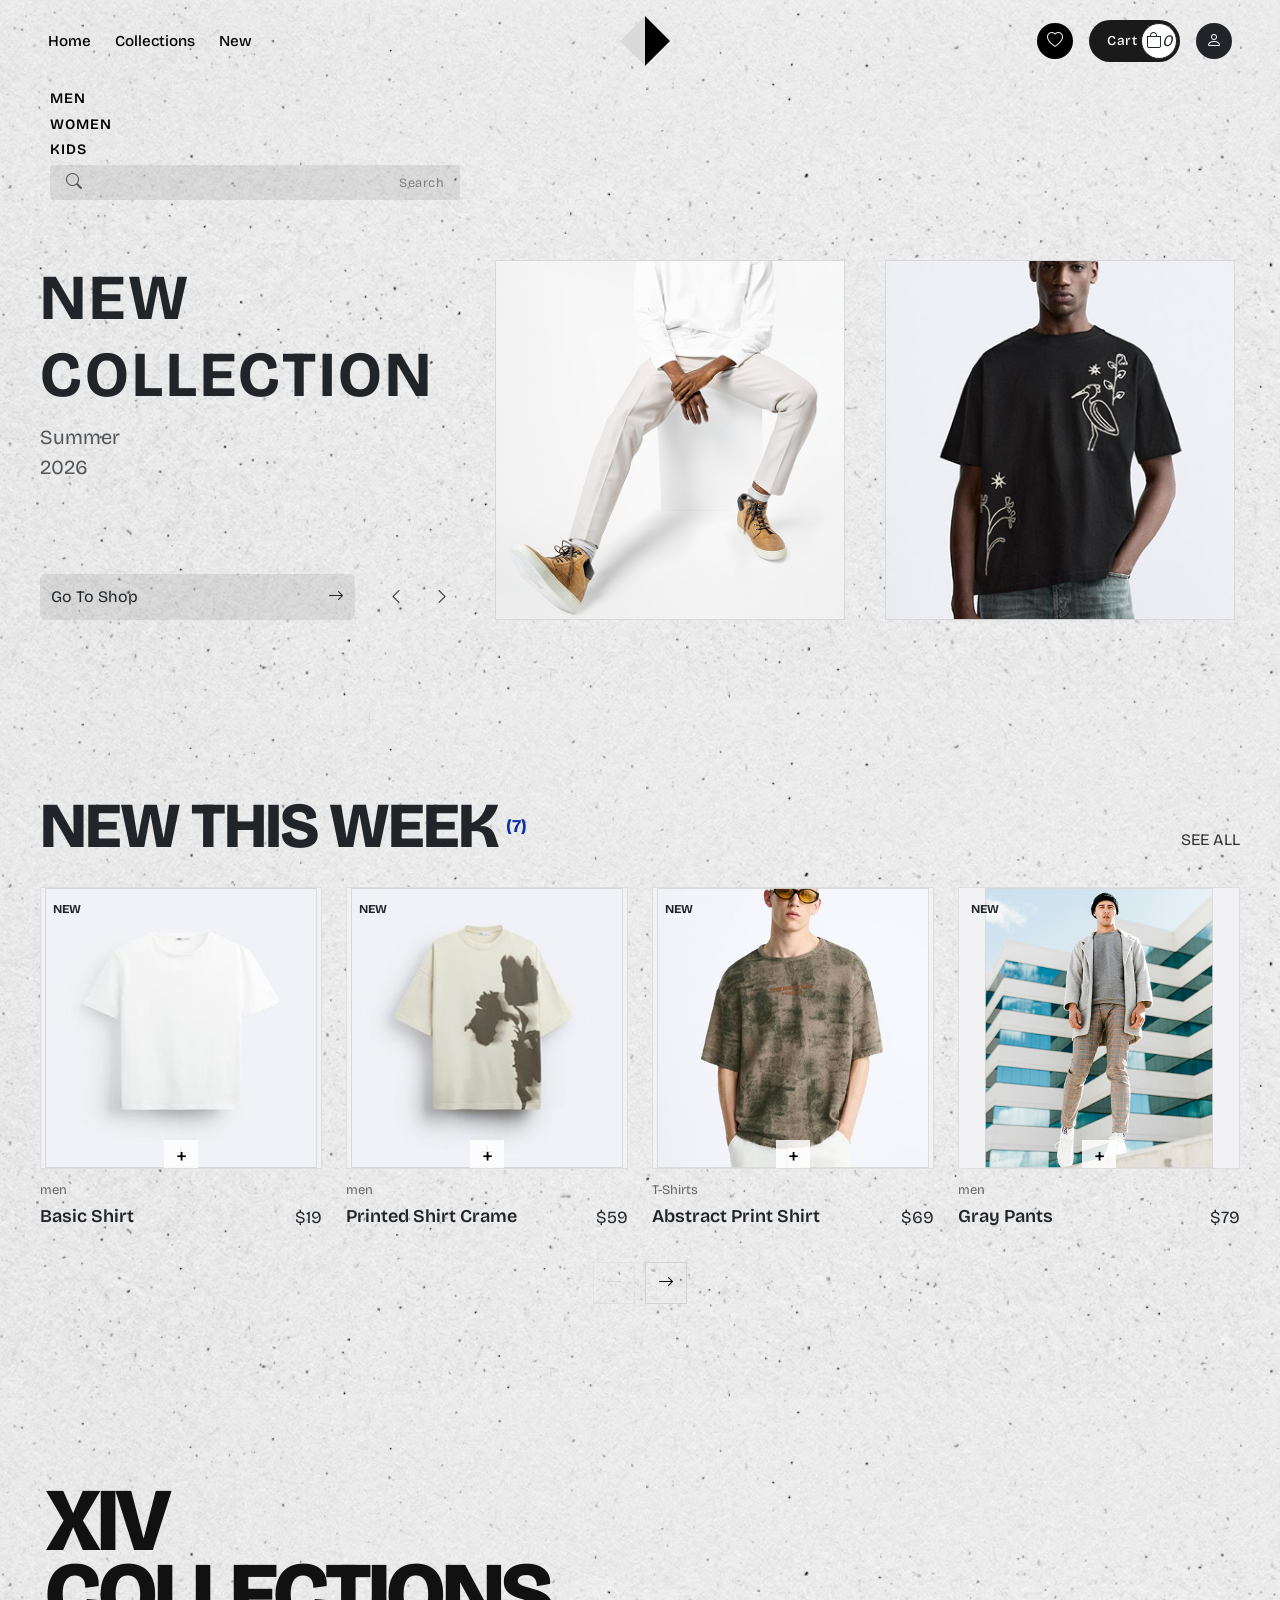
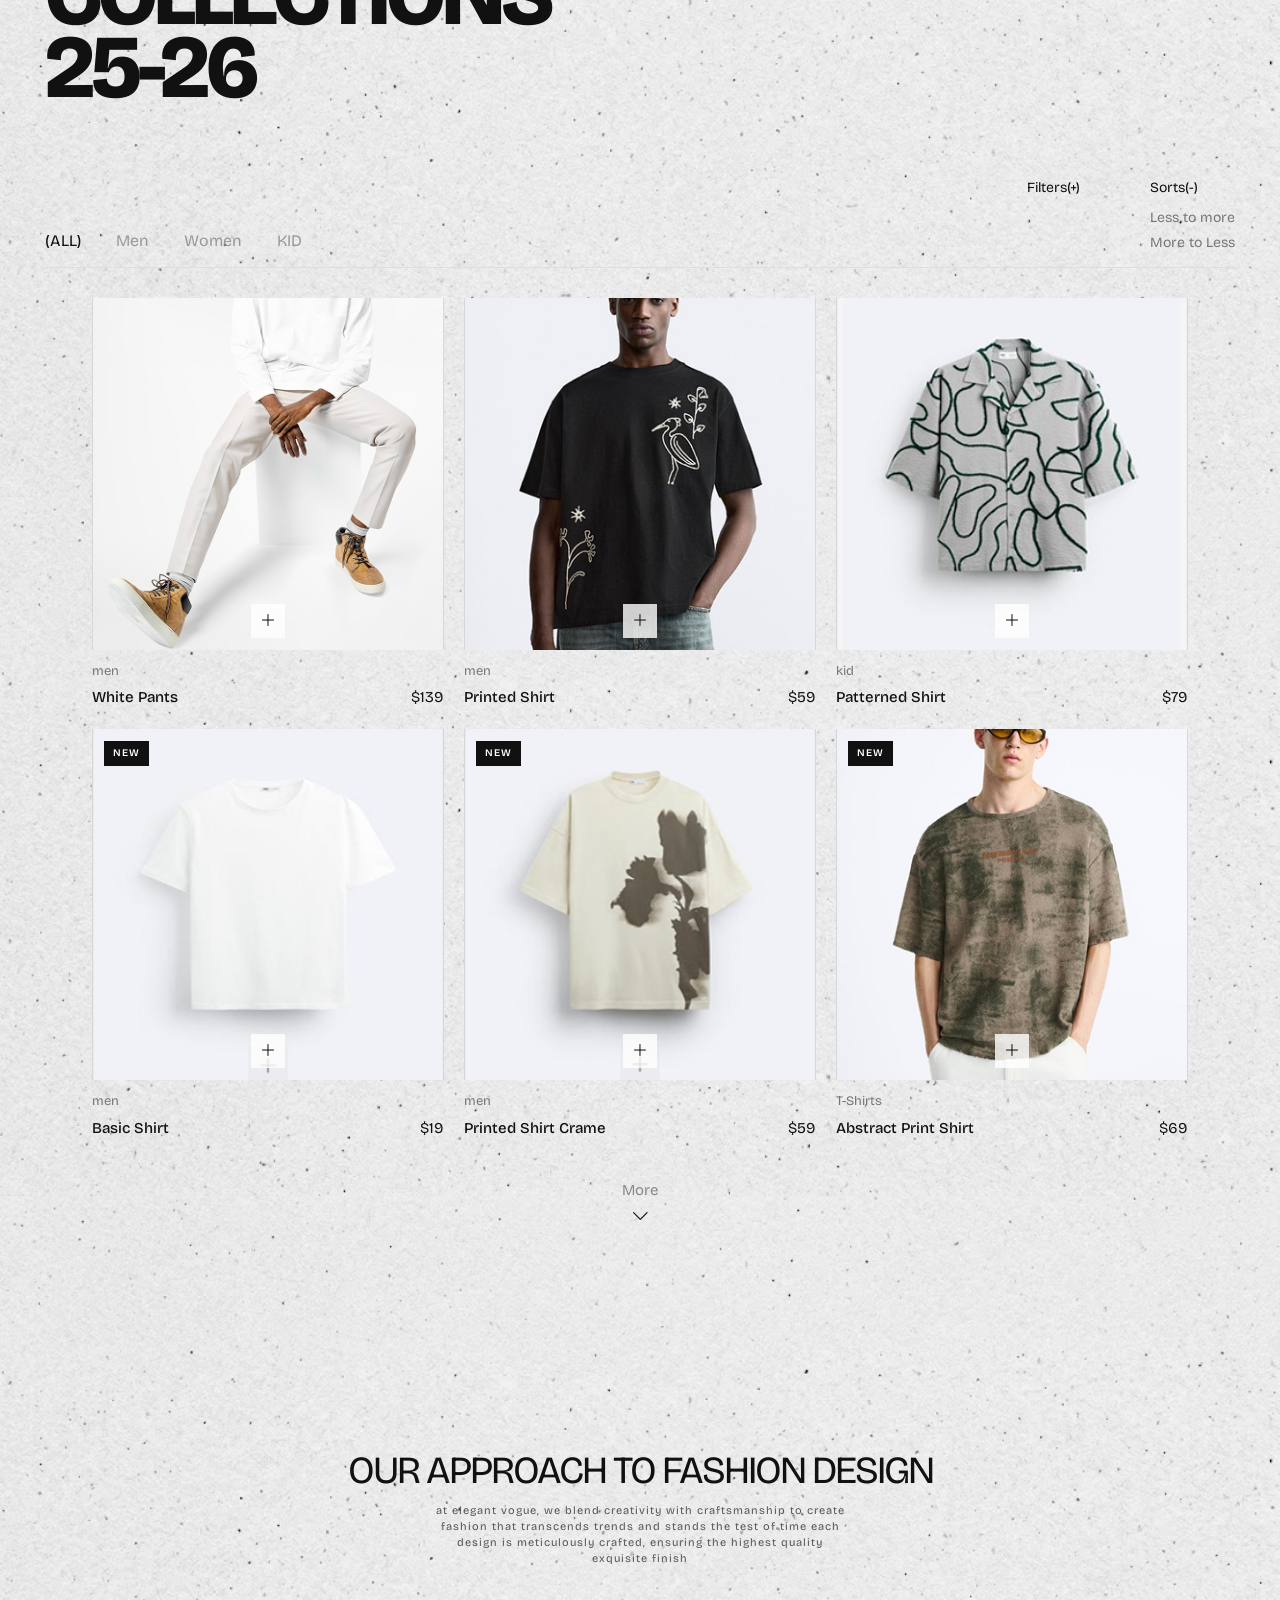
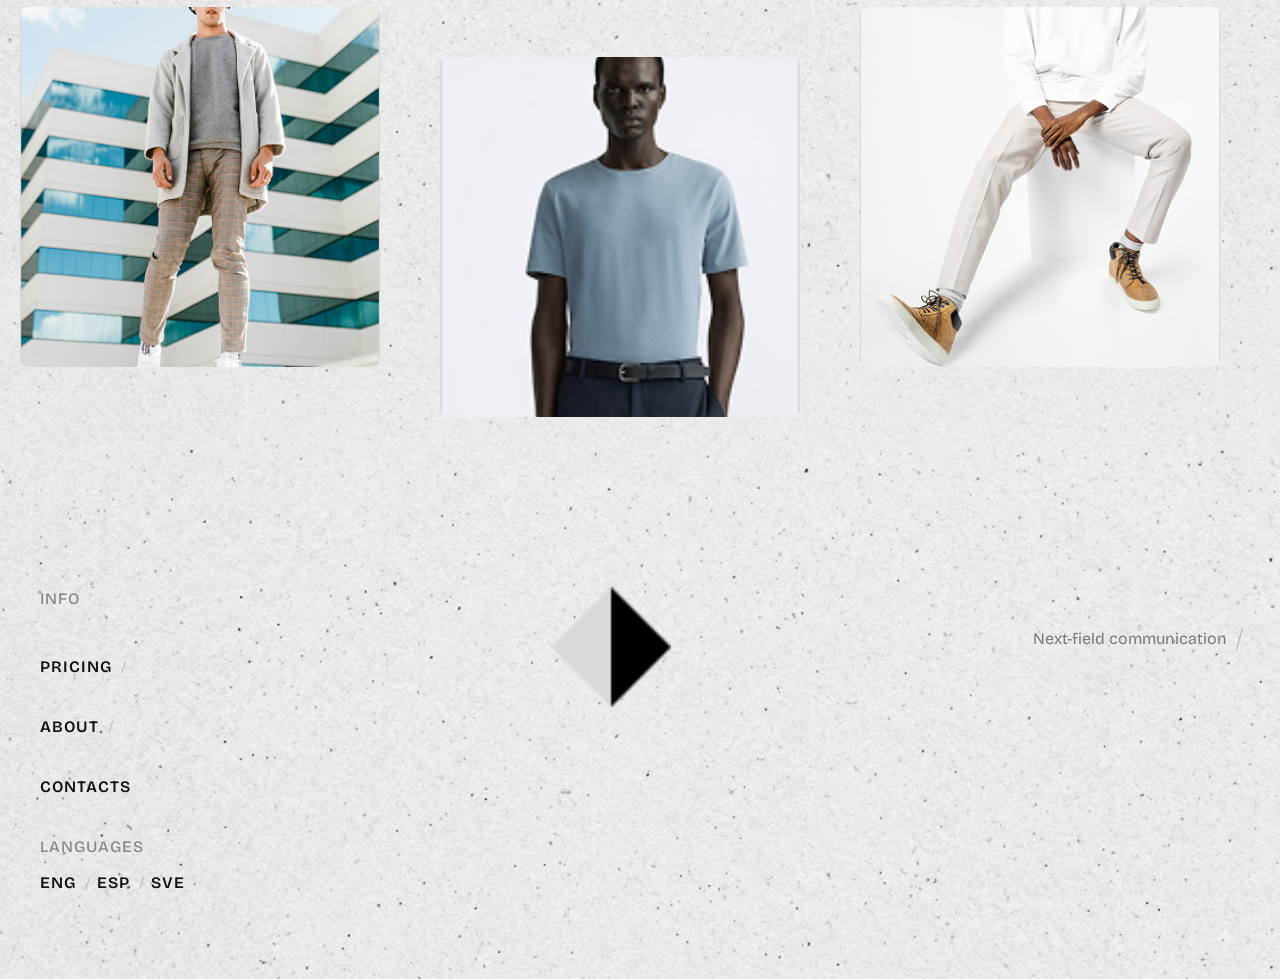
<file: index.html>
<!DOCTYPE html>
<html lang="en">

<head>
    <meta charset="UTF-8">
    <meta name="viewport" content="width=device-width, initial-scale=1.0">
    <link rel="icon" type="image/png" href="assets/images/nav-logo.png">

    <link
        href="https://fonts.googleapis.com/css2?family=Bricolage+Grotesque:opsz,wght@12..96,200..800&family=Elms+Sans:ital,wght@0,100..900;1,100..900&family=Fjalla+One&family=Geomini:wght@200..800&family=Noto+Sans:ital,wght@0,100..900;1,100..900&family=Roboto:ital,wght@0,100..900;1,100..900&family=Rubik:ital,wght@0,300..900;1,300..900&family=Work+Sans:ital,wght@0,100..900;1,100..900&display=swap"
        rel="stylesheet">
    <title>XIV | STORE</title>
    <link rel="stylesheet" href="assets/css/bootstrap.min.css">
    <link rel="stylesheet" href="https://cdn.jsdelivr.net/npm/bootstrap-icons@1.11.3/font/bootstrap-icons.min.css">
    <link rel="stylesheet" href="assets/css/main.css">
    <link rel="stylesheet" href="assets/css/home.css">
</head>

<body>
    <div class="home">
        <!-- Navbar-->
        <div class="nav-bar">
            <header class="custom-navbar py-3 px-4 px-md-5">

                <div class="d-flex justify-content-between">
                    <!-- Top Row Navigation Links, Logo, User Actions -->
                    <div class="d-flex align-items-center justify-content-between">

                        <!-- Left Section: Menu Toggle & Main Links -->
                        <div class="d-flex align-items-center gap-4">
                            <button id="menuToggle" class="btn p-0 border-0 text-dark me-2 d-md-none" type="button"
                                aria-label="Toggle Menu">

                                <i class="bi bi-list fs-3"></i>

                            </button>
                            <ul class="nav d-none d-md-flex align-items-center gap-4 m-0 p-0 list-unstyled">
                                <li><a href="index.html" class="nav-link-custom active">Home</a></li>
                                <li><a href="./pages/product.html" class="nav-link-custom">Collections</a></li>
                                <li><a href="#new" class="nav-link-custom">New</a></li>
                            </ul>
                        </div>

                    </div>

                    <!-- Center Section: Logo -->
                    <div class="">
                        <a href="index.html">
                            <img src="assets/images/nav-logo.png" alt="logo">
                        </a>
                    </div>

                    <!-- Right Section: Wishlist, Cart, Profile Icons -->
                    <div class="d-flex align-items-center  gap-1 gap-md-3">
                        <!-- Wishlist -->
                        <a href="./pages/favourite.html" class="icon-circle btn-wishlist d-none d-sm-flex">
                            <i class="bi bi-heart"></i>
                        </a>

                        <!-- Cart Button -->
                        <div class="cart-pill-wrapper d-flex align-items-center">
                            <span class="cart-text d-none d-md-inline-block me-1">Cart</span>
                            <a href="pages/cart.html" class="icon-circle bg-white text-dark border border-dark">
                                <i class="bi bi-bag"></i>
                                <i class="cart-counter">0</i>
                            </a>
                        </div>
                        
                        <!-- User Profile -->
                        <a href="pages/auth.html" class="icon-circle bg-dark text-white">
                            <i class="bi bi-person"></i>
                        </a>
                    </div>
                </div>

        </div>
        <!-- Categories & Search Bar -->
        <div class="d-flex flex-column  mt-2 Categories">
            <!-- Categories Links -->
            <div class="mb-3 mb-md-0">
                <ul class="list-unstyled category-links m-0 p-0">
                    <li><a href="#men">MEN</a></li>
                    <li><a href="#women">WOMEN</a></li>
                    <li><a href="#kids">KIDS</a></li>
                </ul>
            </div>

            <!-- Search Bar -->
            <div class="col-md-4 col-11 ">
                <div class="search-box position-relative">
                    <i class="bi bi-search position-absolute top-50 start-0 translate-middle-y ms-3 text-muted"></i>
                    <input type="text" class="form-control rounded-1 border-0 ps-5 pe-3 py-2" placeholder="Search">
                </div>
            </div>
        </div>

        </header>
        <div class="mobile-menu-overlay" id="menuOverlay"></div>

        <aside class="mobile-menu" id="mobileMenu">

            <div class="mobile-menu-header">
                <img src="assets/images/nav-logo.png" alt="XIV">

                <button id="closeMenu" class="menu-close">

                </button>
            </div>

            <nav class="mobile-nav">
                <a href="./index.html">Home</a>
                <a href="./pages/product.html">Collections</a>
                <a href="#new">New</a>
            </nav>


        </aside>

        <!-- End Of Nav Bar -->

        <div class="new-collection">

            <!-- Content -->
            <div class="new-collection-con">
                <div>
                    <h1 class="new-collection-h">
                        NEW<br>COLLECTION
                    </h1>

                    <p class="text-muted fs-5">Summer <br> 2026</p>
                </div>

                <div class="new-collection-go">
                    <a href="./pages/product.html" class="btn btn-shop go-shop">
                        Go To Shop
                        <i class="bi bi-arrow-right"></i>
                    </a>

                    <div>
                        <button id="prevBtn" class="btn btn-arrow">
                            <i class="bi bi-chevron-left"></i>
                        </button>

                        <button id="nextBtn" class="btn btn-arrow">
                            <i class="bi bi-chevron-right"></i>
                        </button>
                    </div>
                </div>
            </div>
            <!-- Images -->
            <div class="images-slider" id="images-slider">

                <div class="image-card">
                    <img id="image1" src="assets/images/img1.png" alt="Product">
                </div>

                <div class="image-card">
                    <img id="image2" src="assets/images/img2.png" alt="Product">
                </div>
            </div>

        </div>


        <!-- Section -2 -->

        <!-- Section - 2 -->
        <section class="new-products-section" id="new">

            <!-- Section Header -->
            <div class="new-products-header">

                <div class="d-flex align-items-center gap-2">
                    <h2>NEW THIS WEEK</h2>

                    <span id="newProductsCount" class="products-count">
                        (0)
                    </span>
                </div>

                <a href="./pages/product.html" class="see-all">
                    SEE ALL
                </a>

            </div>


            <!-- Products Viewport -->
            <div class="products-viewport">

                <div id="productsTrack" class="products-track">
                    <!-- Products generated by JavaScript -->
                </div>

            </div>

            <div class="products-navigation">

                <button id="productsPrevBtn" class="products-arrow" disabled>
                    <i class="bi bi-arrow-left"></i>
                </button>

                <button id="productsNextBtn" class="products-arrow">
                    <i class="bi bi-arrow-right"></i>
                </button>

            </div>

        </section>


        <!-- =========================================
     Section - 3
     Collections
========================================= -->

        <section class="collections-section">

            <!-- Section Heading -->
            <div class="collections-heading">
                <h2>
                    XIV<br>
                    COLLECTIONS<br>
                    25-26
                </h2>
            </div>


            <!-- Filters / Sort -->
            <div class="collections-toolbar">

                <!-- Categories -->
                <div class="collection-filters">

                    <button class="filter-btn active" data-category="all">
                        (ALL)
                    </button>

                    <button class="filter-btn" data-category="men" id="men">
                        Men
                    </button>

                    <button class="filter-btn" data-category="women" id="women">
                        Women
                    </button>

                    <button class="filter-btn" data-category="kids" id="kids">
                        KID
                    </button>

                </div>


                <!-- Filter & Sort -->
                <div class="collection-options">

                    <div class="filter-option">
                        <button id="filterToggle">
                            Filters(+)
                        </button>
                    </div>


                    <div class="sort-option">

                        <button id="sortToggle">
                            Sorts(-)
                        </button>

                        <div id="sortOptions" class="sort-options">

                            <button data-sort="low">
                                Less to more
                            </button>

                            <button data-sort="high">
                                More to Less
                            </button>

                        </div>

                    </div>

                </div>

            </div>


            <!-- Products -->
            <div id="collectionGrid" class="collection-grid">
            </div>


            <!-- More -->
            <button id="loadMoreBtn" class="load-more-btn">

                More

                <i class="bi bi-chevron-down"></i>

            </button>

        </section>


        <!-- =========================================
     Section - 4
     Our Approach
========================================= -->

        <section class="approach-section">

            <!-- Heading -->
            <div class="approach-header">

                <h2>
                    OUR APPROACH TO FASHION DESIGN
                </h2>

                <p>
                    at elegant vogue, we blend creativity with craftsmanship to create
                    <br class="desktop-break">
                    fashion that transcends trends and stands the test of time each
                    <br class="desktop-break">
                    design is meticulously crafted, ensuring the highest quality
                    <br class="desktop-break">
                    exquisite finish
                </p>

            </div>


            <!-- Images -->
            <div class="approach-gallery">

                <div class="approach-image image-one">
                    <img src="assets/images/img9.png" alt="Fashion collection">
                </div>

                <div class="approach-image image-two">
                    <img src="assets/images/img12.png" alt="Fashion collection">
                </div>

                <div class="approach-image image-three">
                    <img src="assets/images/img1.png" alt="Fashion collection">
                </div>

                <div class="approach-image image-four">
                    <img src="assets/images/img10.png" alt="Fashion collection">
                </div>

            </div>

        </section>


        <!-- =========================================
     Footer
========================================= -->

        <footer class="site-footer">

            <div class="footer-inner">

                <!-- Info -->
                <div class="footer-info">

                    <span>INFO</span>

                    <a href="./pages/checkout.html">PRICING</a>
                    <a href="./pages/about.html">ABOUT</a>
                    <a href="#">CONTACTS</a>

                    <div class="footer-languages">

                        <span>LANGUAGES</span>

                        <a href="#">ENG</a>
                        <a href="#">ESP</a>
                        <a href="#">SVE</a>

                    </div>

                </div>


                <!-- Logo -->
                <div class="footer-brand">

                    <img src="assets/images/nav-logo.png" alt="">

                </div>





                <!-- Communication -->
                <div class="footer-communication">

                    <span>
                        Next-field communication
                    </span>

                    <div></div>

                </div>

            </div>

        </footer>


    </div>




    <script src="./assets/js/bootstrap.bundle.min.js"></script>
    <script src="./assets/js/main.js"></script>
    <script src="assets/js/sync.js"></script>
    <script src="./assets/js/products.js"></script>
    <script src="./assets/js/cart.js"></script>
    <script src="./assets/js/cartt.js"></script>
    <script src="./assets/js/home.js"></script>
</body>

</html>
</file>
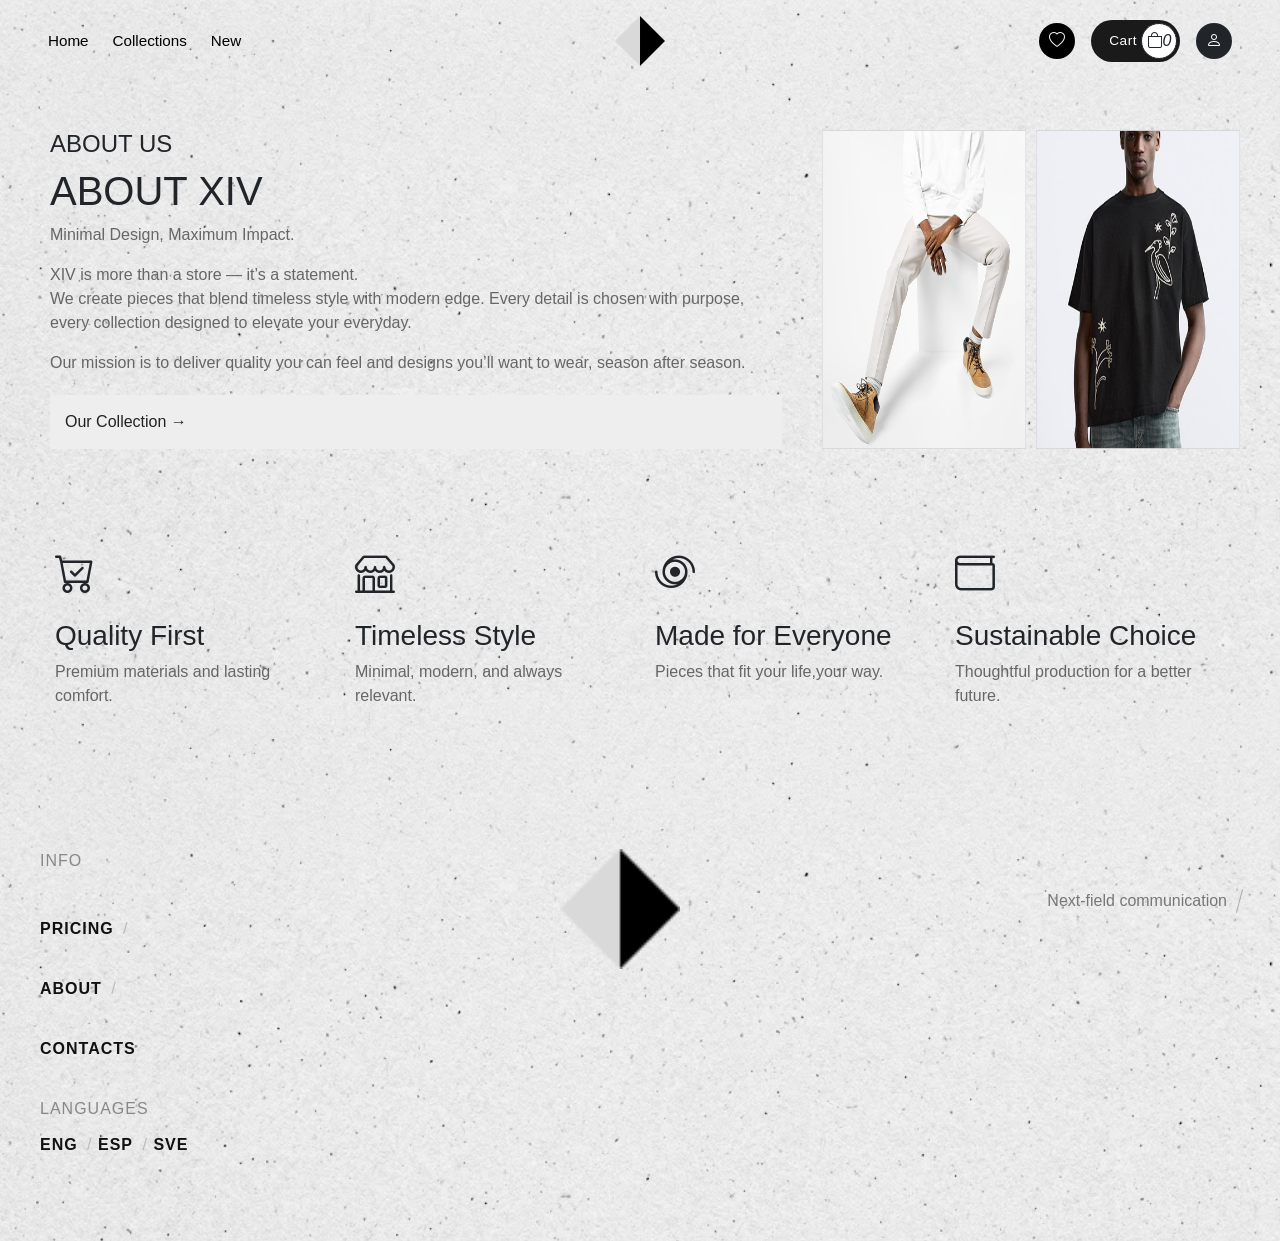
<file: pages/about.html>
<!DOCTYPE html>
<html lang="en">

<head>
    <meta charset="UTF-8">
    <meta name="viewport" content="width=device-width, initial-scale=1.0">
    <title>About</title>
    <link rel="stylesheet" href="../assets/css/about.css">
    <link rel="stylesheet" href="../assets/css/bootstrap.min.css">
    <link rel="stylesheet" href="../assets/css/main.css">
    <link rel="stylesheet" href="../assets/css/home.css">
    <link rel="stylesheet" href="https://cdn.jsdelivr.net/npm/bootstrap-icons@1.11.3/font/bootstrap-icons.min.css">
</head>

<body>
    <div class="all-about">

        <div class="nav-bar">
            <header class="custom-navbar py-3 px-4 px-md-5">

                <div class="d-flex justify-content-between">
                    <!-- Top Row Navigation Links, Logo, User Actions -->
                    <div class="d-flex align-items-center justify-content-between">

                        <!-- Left Section: Menu Toggle & Main Links -->
                        <div class="d-flex align-items-center gap-4">
                            <button id="menuToggle" class="btn p-0 border-0 text-dark me-2 d-md-none" type="button"
                                aria-label="Toggle Menu">

                                <i class="bi bi-list fs-3"></i>

                            </button>
                            <ul class="nav d-none d-md-flex align-items-center gap-4 m-0 p-0 list-unstyled">
                                <li><a href="../index.html" class="nav-link-custom active">Home</a></li>
                                <li><a href="product.html" class="nav-link-custom">Collections</a></li>
                                <li><a href="../index.html#new" class="nav-link-custom">New</a></li>
                            </ul>
                        </div>

                    </div>

                    <!-- Center Section: Logo -->
                    <div class="">
                        <a href="../index.html">
                            <img src="../assets/images/nav-logo.png" alt="logo">
                        </a>
                    </div>

                    <!-- Right Section: Wishlist, Cart, Profile Icons -->
                    <div class="d-flex align-items-center  gap-1 gap-md-3">
                        <!-- Wishlist -->
                        <a href="favourite.html" class="icon-circle btn-wishlist d-none d-sm-flex">
                            <i class="bi bi-heart"></i>
                        </a>

                        <!-- Cart Button -->
                        <div class="cart-pill-wrapper d-flex align-items-center">
                            <span class="cart-text d-none d-md-inline-block me-1">Cart</span>
                            <a href="cart.html" class="icon-circle bg-white text-dark border border-dark">
                                <i class="bi bi-bag"></i>
                                <i class="cart-counter">0</i>

                            </a>
                        </div>

                        <!-- User Profile -->
                        <a href="auth.html" class="icon-circle bg-dark text-white">
                            <i class="bi bi-person"></i>
                        </a>
                    </div>
                </div>
            </header>
            <div class="mobile-menu-overlay" id="menuOverlay"></div>

            <aside class="mobile-menu" id="mobileMenu">

                <div class="mobile-menu-header">
                    <img src="../assets/images/nav-logo.png" alt="XIV">

                    <button id="closeMenu" class="menu-close">

                    </button>
                </div>

                <nav class="mobile-nav">
                    <a href="../index.html">Home</a>
                    <a href="product.html">Collections</a>
                    <a href="../index.html#new">New</a>
                </nav>


            </aside>
        </div>
        <div class="about">
            <div class="decription">
                <h4>ABOUT US</h4>
                <h1>ABOUT XIV</h1>
                <p>Minimal Design, Maximum Impact.</p>
                <p>
                    XIV is more than a store — it’s a statement.<br>
                    We create pieces that blend timeless style with modern
                    edge. Every detail is chosen with purpose, every collection
                    designed to elevate your everyday.
                </p>
                <p>
                    Our mission is to deliver quality you can feel and designs
                    you’ll want to wear, season after season.
                </p>
                <a href="product.html">Our Collection →</a>
            </div>
            <div class="image">
                <img src="../assets/images/img1.png" alt="">
                <img src="../assets/images/img2.png" alt="">
            </div>
        </div>
        <div class="end">
            <div class="bottom">
                <i class="bi bi-cart-check"></i>
                <h3>Quality First</h3>
                <p>Premium materials and lasting comfort.</p>
            </div>
            <div class="bottom">
                <i class="bi bi-shop"></i>
                <h3>Timeless Style</h3>
                <p>Minimal, modern, and always relevant.</p>
            </div>
            <div class="bottom">
                <i class="bi bi-tropical-storm"></i>
                <h3>Made for Everyone</h3>
                <p>Pieces that fit your life,your way.</p>
            </div>
            <div class="bottom">
                <i class="bi bi-wallet"></i>
                <h3>Sustainable Choice</h3>
                <p>Thoughtful production for a better future.</p>
            </div>
        </div>

        <footer class="site-footer">

            <div class="footer-inner">

                <!-- Info -->
                <div class="footer-info">

                    <span>INFO</span>

                    <a href="checkout.html">PRICING</a>
                    <a href="about.html">ABOUT</a>
                    <a href="#">CONTACTS</a>

                    <div class="footer-languages">

                        <span>LANGUAGES</span>

                        <a href="#">ENG</a>
                        <a href="#">ESP</a>
                        <a href="#">SVE</a>

                    </div>

                </div>


                <!-- Logo -->
                <div class="footer-brand">

                    <img src="../assets/images/nav-logo.png" alt="">

                </div>





                <!-- Communication -->
                <div class="footer-communication">

                    <span>
                        Next-field communication
                    </span>

                    <div></div>

                </div>

            </div>

        </footer>
    </div>
    <script src="../assets/js/bootstrap.bundle.min.js"></script>
    <script src="../assets/js/home.js"></script>
    <script src="../assets/js/main.js"></script>
    <script src="../assets/js/cart.js"></script>
    <script src="../assets/js/cartt.js"></script>
</body>

</html>
</file>
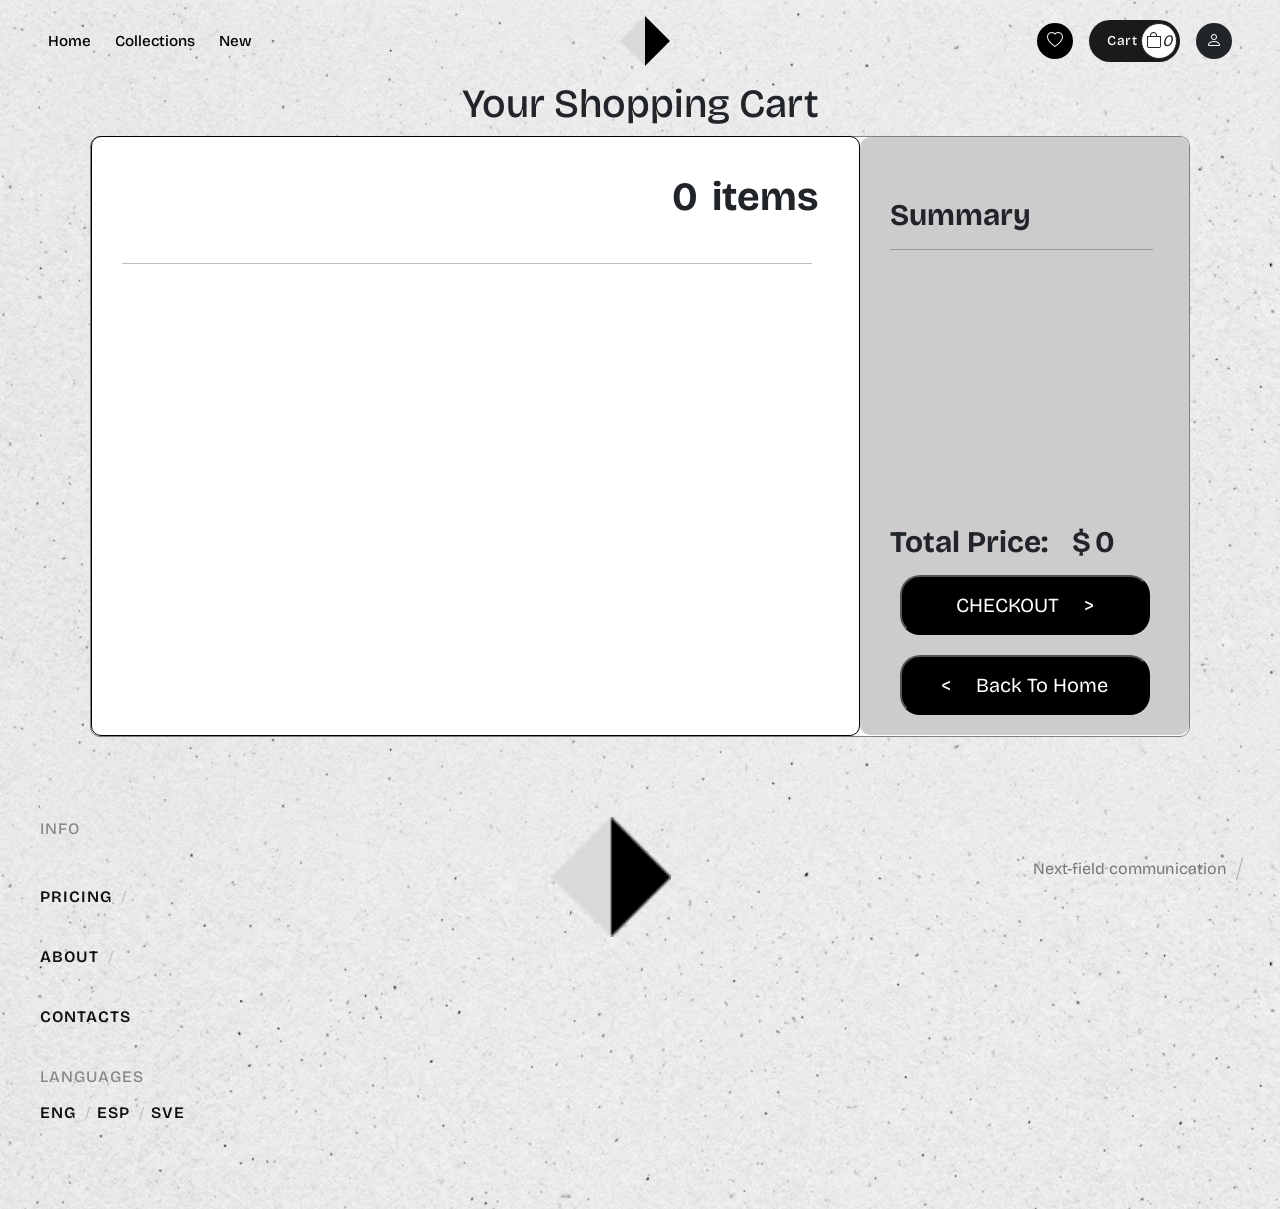
<file: pages/cart.html>
<!DOCTYPE html>
<html lang="en">
<head>
    <meta charset="UTF-8">
    <meta name="viewport" content="width=device-width, initial-scale=1.0">
    <link rel="icon" type="image/png" href="../assets/images/logo.png">

    <link href="https://fonts.googleapis.com/css2?family=Bricolage+Grotesque:opsz,wght@12..96,200..800&amp;family=Elms+Sans:ital,wght@0,100..900;1,100..900&amp;family=Fjalla+One&amp;family=Geomini:wght@200..800&amp;family=Noto+Sans:ital,wght@0,100..900;1,100..900&amp;family=Roboto:ital,wght@0,100..900;1,100..900&amp;family=Rubik:ital,wght@0,300..900;1,300..900&amp;family=Work+Sans:ital,wght@0,100..900;1,100..900&amp;display=swap" rel="stylesheet">
    <title>XIV | STORE</title>
    <link rel="stylesheet" href="../assets/css/bootstrap.min.css">
    <link rel="stylesheet" href="https://cdn.jsdelivr.net/npm/bootstrap-icons@1.11.3/font/bootstrap-icons.min.css">
    <link rel="stylesheet" href="../assets/css/main.css">
    <link rel="stylesheet" href="../assets/css/home.css">
    <link rel="stylesheet" href="../assets/css/cart.css">
    <link rel="stylesheet" href="../assets/css/animations.css">

</head>

<body>

    <div class="home">
        <!-- Navbar-->
        <div class="nav-bar">
            <header class="custom-navbar py-3 px-4 px-md-5">

                <div class="d-flex justify-content-between">
                    <!-- Top Row Navigation Links, Logo, User Actions -->
                    <div class="d-flex align-items-center justify-content-between">

                        <!-- Left Section: Menu Toggle & Main Links -->
                        <div class="d-flex align-items-center gap-4">
                            <button id="menuToggle" class="btn p-0 border-0 text-dark me-2 d-md-none" type="button" aria-label="Toggle Menu">

                                <i class="bi bi-list fs-3"></i>

                            </button>
                            <ul class="nav d-none d-md-flex align-items-center gap-4 m-0 p-0 list-unstyled">
                                <li><a href="../index.html" class="nav-link-custom active">Home</a></li>
                                <li><a href="./product.html" class="nav-link-custom">Collections</a></li>
                                <li><a href="../index.html#new" class="nav-link-custom">New</a></li>
                            </ul>
                        </div>

                    </div>

                    <!-- Center Section: Logo -->
                    <div class="">
                        <a href="../index.html">
                            <img src="../assets/images/nav-logo.png" alt="logo">
                        </a>
                    </div>

                    <!-- Right Section: Wishlist, Cart, Profile Icons -->
                    <div class="d-flex align-items-center  gap-1 gap-md-3">
                        <!-- Wishlist -->
                        <a href="favourite.html" class="icon-circle btn-wishlist d-none d-sm-flex">
                            <i class="bi bi-heart"></i>
                        </a>

                        <!-- Cart Button -->
                        <div class="cart-pill-wrapper d-flex align-items-center">
                            <span class="cart-text d-none d-md-inline-block me-1">Cart</span>
                            <a href="cart.html" class="icon-circle bg-white text-dark border border-dark">
                                <i class="bi bi-bag"></i>
                                <i class="cart-counter">0</i>

                            </a>
                        </div>

                        <!-- User Profile -->
                        <a href="auth.html" class="icon-circle bg-dark text-white">
                            <i class="bi bi-person"></i>
                        </a>
                    </div>
                
                </div>
            </header>
            <div class="mobile-menu-overlay" id="menuOverlay"></div>
            <aside class="mobile-menu" id="mobileMenu">

            <div class="mobile-menu-header">
                <img src="../assets/images/nav-logo.png" alt="XIV">

                <button id="closeMenu" class="menu-close">

                </button>
            </div>

            <nav class="mobile-nav">
                <a href="../index.html">Home</a>
                <a href="product.html">Collections</a>
                <a href="../index.html#new">New</a>
            </nav>


        </aside>
        </div>
        <!-- Categories & Search Bar -->
        <h1>Your Shopping Cart</h1>
        <div class="cart">
            <div class="summary">
                <h2>Summary</h2>
                <hr class="summaryhr">
                <div class="total-price">
                    <span class="total-price-header" >Total Price:</span>

                    <span class="total-price-dollar">$</span> 
                    <span class="product-price-total-price">100</span>

                </div>
                <div class="buttons">
                    <a href="./checkout.html">
                    <button type="submit" class="checkout-button">CHECKOUT <span class="greater">&gt;</span></button>
                    </a>
                    
                </div>
                <div class="home-button2">
                    <div class="buttons">
                    <a href="../index.html">
                    <button class="home-button"><span class="less">&lt;</span>  Back To Home</button>
                    </a>
                    </div>
                </div>
                
            </div>
            <div class="products">
                <div class="products-num">
                    <div class="products-number">
                        <span class="num">1</span>
                        <span class="items">items</span>
                    </div>
                </div>
                <hr class="productshr">
            </div>
            
        </div>
        

        <!-- =========================================
     Footer
        ========================================= -->

        <footer class="site-footer">

            <div class="footer-inner">

                <!-- Info -->
                <div class="footer-info">

                    <span>INFO</span>

                    <a href="checkout.html">PRICING</a>
                    <a href="about.html">ABOUT</a>
                    <a href="#">CONTACTS</a>

                    <div class="footer-languages">

                        <span>LANGUAGES</span>

                        <a href="#">ENG</a>
                        <a href="#">ESP</a>
                        <a href="#">SVE</a>

                    </div>

                </div>


                <!-- Logo -->
                <div class="footer-brand">

                    <img src="../assets/images/nav-logo.png" alt="">

                </div>





                <!-- Communication -->
                <div class="footer-communication">

                    <span>
                        Next-field communication
                    </span>

                    <div></div>

                </div>

            </div>

        </footer>


    </div>


    <script src="../assets/js/bootstrap.bundle.min.js"></script>
    <script src="../assets/js/main.js"></script>
    <script src="../assets/js/cart.js"></script>
</body></html>
</file>
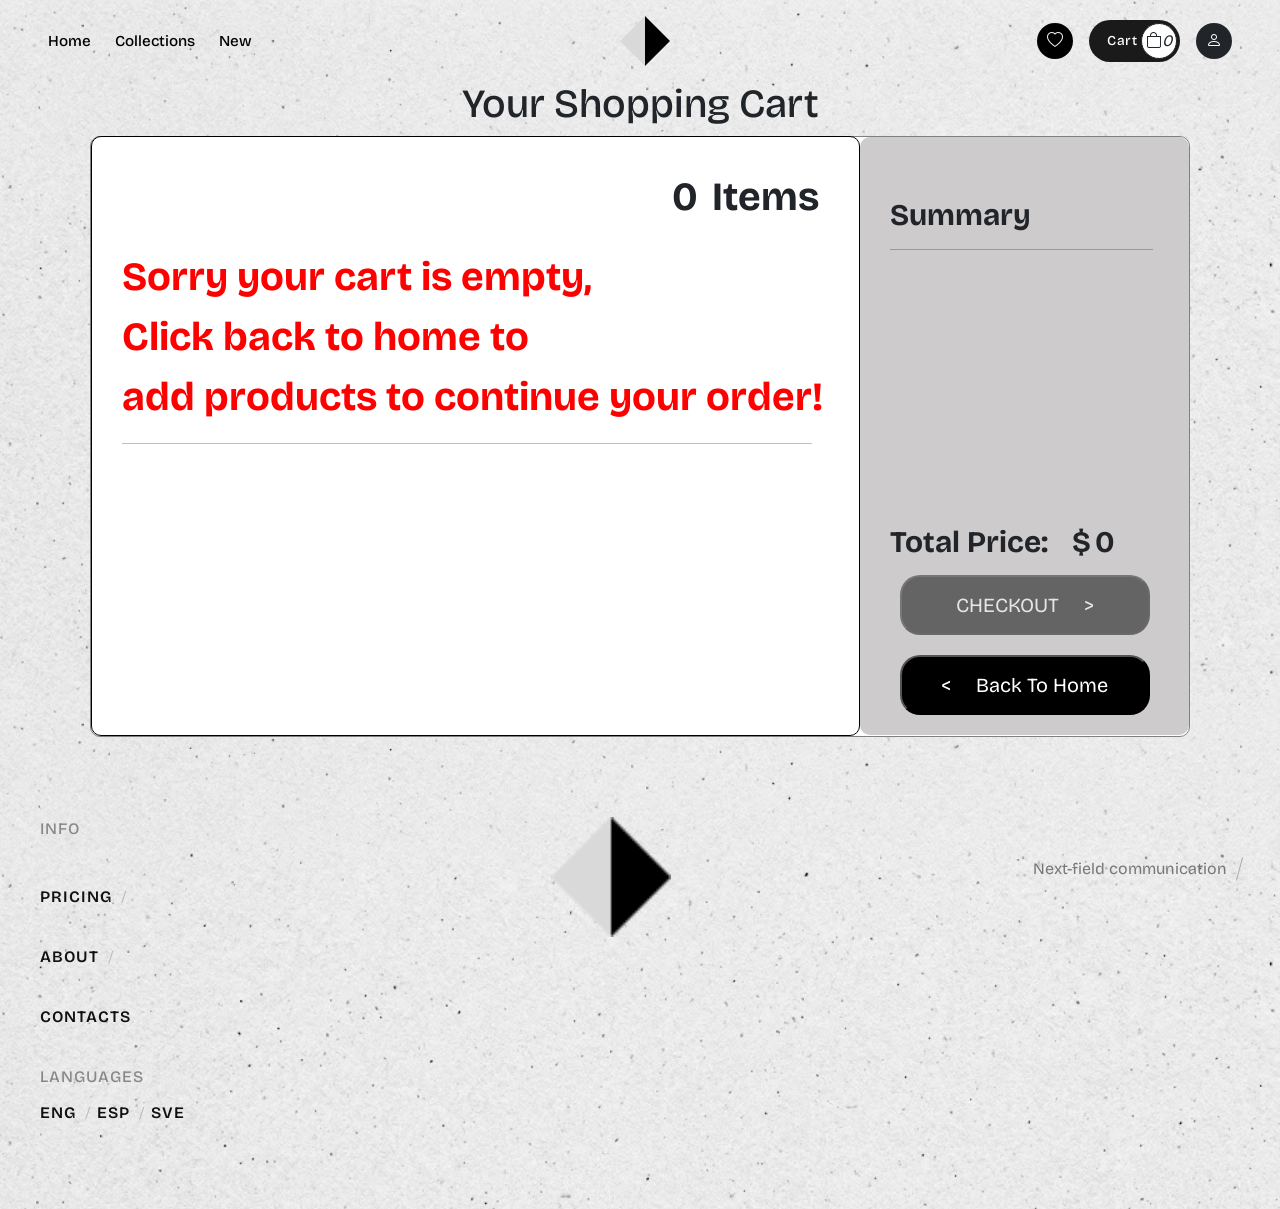
<file: pages/emptycart.html>
<!DOCTYPE html>
<html lang="en">
<head>
    <meta charset="UTF-8">
    <meta name="viewport" content="width=device-width, initial-scale=1.0">
    <link rel="icon" type="image/png" href="../assets/images/logo.png">

    <link href="https://fonts.googleapis.com/css2?family=Bricolage+Grotesque:opsz,wght@12..96,200..800&amp;family=Elms+Sans:ital,wght@0,100..900;1,100..900&amp;family=Fjalla+One&amp;family=Geomini:wght@200..800&amp;family=Noto+Sans:ital,wght@0,100..900;1,100..900&amp;family=Roboto:ital,wght@0,100..900;1,100..900&amp;family=Rubik:ital,wght@0,300..900;1,300..900&amp;family=Work+Sans:ital,wght@0,100..900;1,100..900&amp;display=swap" rel="stylesheet">
    <title>XIV | STORE</title>
    <link rel="stylesheet" href="../assets/css/bootstrap.min.css">
    <link rel="stylesheet" href="https://cdn.jsdelivr.net/npm/bootstrap-icons@1.11.3/font/bootstrap-icons.min.css">
    <link rel="stylesheet" href="../assets/css/main.css">
    <link rel="stylesheet" href="../assets/css/home.css">
    <link rel="stylesheet" href="../assets/css/cart.css">
    <link rel="stylesheet" href="../assets/css/animations.css">

</head>

<body>

    <div class="home">
        <!-- Navbar-->
        <div class="nav-bar">
            <header class="custom-navbar py-3 px-4 px-md-5">

                <div class="d-flex justify-content-between">
                    <!-- Top Row Navigation Links, Logo, User Actions -->
                    <div class="d-flex align-items-center justify-content-between">

                        <!-- Left Section: Menu Toggle & Main Links -->
                        <div class="d-flex align-items-center gap-4">
                            <button id="menuToggle" class="btn p-0 border-0 text-dark me-2 d-md-none" type="button" aria-label="Toggle Menu">

                                <i class="bi bi-list fs-3"></i>

                            </button>
                            <ul class="nav d-none d-md-flex align-items-center gap-4 m-0 p-0 list-unstyled">
                                <li><a href="../index.html" class="nav-link-custom active">Home</a></li>
                                <li><a href="./product.html" class="nav-link-custom">Collections</a></li>
                                <li><a href="../index.html#new" class="nav-link-custom">New</a></li>
                            </ul>
                        </div>

                    </div>

                    <!-- Center Section: Logo -->
                    <div class="">
                        <a href="../index.html">
                            <img src="../assets/images/nav-logo.png" alt="logo">
                        </a>
                    </div>

                    <!-- Right Section: Wishlist, Cart, Profile Icons -->
                    <div class="d-flex align-items-center  gap-1 gap-md-3">
                        <!-- Wishlist -->
                        <a href="favourite.html" class="icon-circle btn-wishlist d-none d-sm-flex">
                            <i class="bi bi-heart"></i>
                        </a>

                        <!-- Cart Button -->
                        <div class="cart-pill-wrapper d-flex align-items-center">
                            <span class="cart-text d-none d-md-inline-block me-1">Cart</span>
                            <a href="cart.html" class="icon-circle bg-white text-dark border border-dark">
                                <i class="bi bi-bag"></i>
                                <i class="cart-counter">0</i>

                            </a>
                        </div>

                        <!-- User Profile -->
                        <a href="auth.html" class="icon-circle bg-dark text-white">
                            <i class="bi bi-person"></i>
                        </a>
                    </div>
                
                </div>
            </header>
            <div class="mobile-menu-overlay" id="menuOverlay"></div>
            <aside class="mobile-menu" id="mobileMenu">

            <div class="mobile-menu-header">
                <img src="../assets/images/nav-logo.png" alt="XIV">

                <button id="closeMenu" class="menu-close">

                </button>
            </div>

            <nav class="mobile-nav">
                <a href="../index.html">Home</a>
                <a href="../product.html">Collections</a>
                <a href="../index.html#new">New</a>
            </nav>


        </aside>
        </div>
        <!-- Categories & Search Bar -->
        <h1>Your Shopping Cart</h1>
        <div class="cart">
            <div class="summary">
                <h2>Summary</h2>
                <hr class="summaryhr">
                <div class="total-price">
                    <span class="total-price-header" >Total Price:</span>

                    <span class="total-price-dollar">$</span> 
                    <span class="product-price-total-price">0</span>

                </div>
                <div class="buttons">
                    <a href="./checkout.html" style="pointer-events: none; opacity: 0.5;">
                    <button class="checkout-button " disabled>CHECKOUT <span class="greater">&gt;</span></button>
                    </a>
                    
                </div>
                <div class="home-button2">
                    <div class="buttons">
                    <a href="../index.html">
                    <button class="home-button"><span class="less">&lt;</span>  Back To Home</button>
                    </a>
                    </div>
                </div>
                
            </div>
            <div class="products">
                <div class="products-num">
                    <div class="products-number">
                        <span class="num">0</span>
                        <span class="items">Items</span>
                    </div>
                </div>
                <div class="error"><p class="error-message" style="color: red;">Sorry your cart is empty,
                    <br>
                     Click back to home to 
                     <br>
                     add products to continue your order!</p></div>
                <hr class="productshr">
            </div>
            
        </div>
        

        <!-- =========================================
     Footer
        ========================================= -->

        <footer class="site-footer">

            <div class="footer-inner">

                <!-- Info -->
                <div class="footer-info">

                    <span>INFO</span>

                    <a href="checkout.html">PRICING</a>
                    <a href="about.html">ABOUT</a>
                    <a href="#">CONTACTS</a>

                    <div class="footer-languages">

                        <span>LANGUAGES</span>

                        <a href="#">ENG</a>
                        <a href="#">ESP</a>
                        <a href="#">SVE</a>

                    </div>

                </div>


                <!-- Logo -->
                <div class="footer-brand">

                    <img src="../assets/images/nav-logo.png" alt="">

                </div>





                <!-- Communication -->
                <div class="footer-communication">

                    <span>
                        Next-field communication
                    </span>

                    <div></div>

                </div>

            </div>

        </footer>


    </div>


    <script src="../assets/js/bootstrap.bundle.min.js"></script>
    <script src="../assets/js/main.js"></script>
</body></html>
</file>
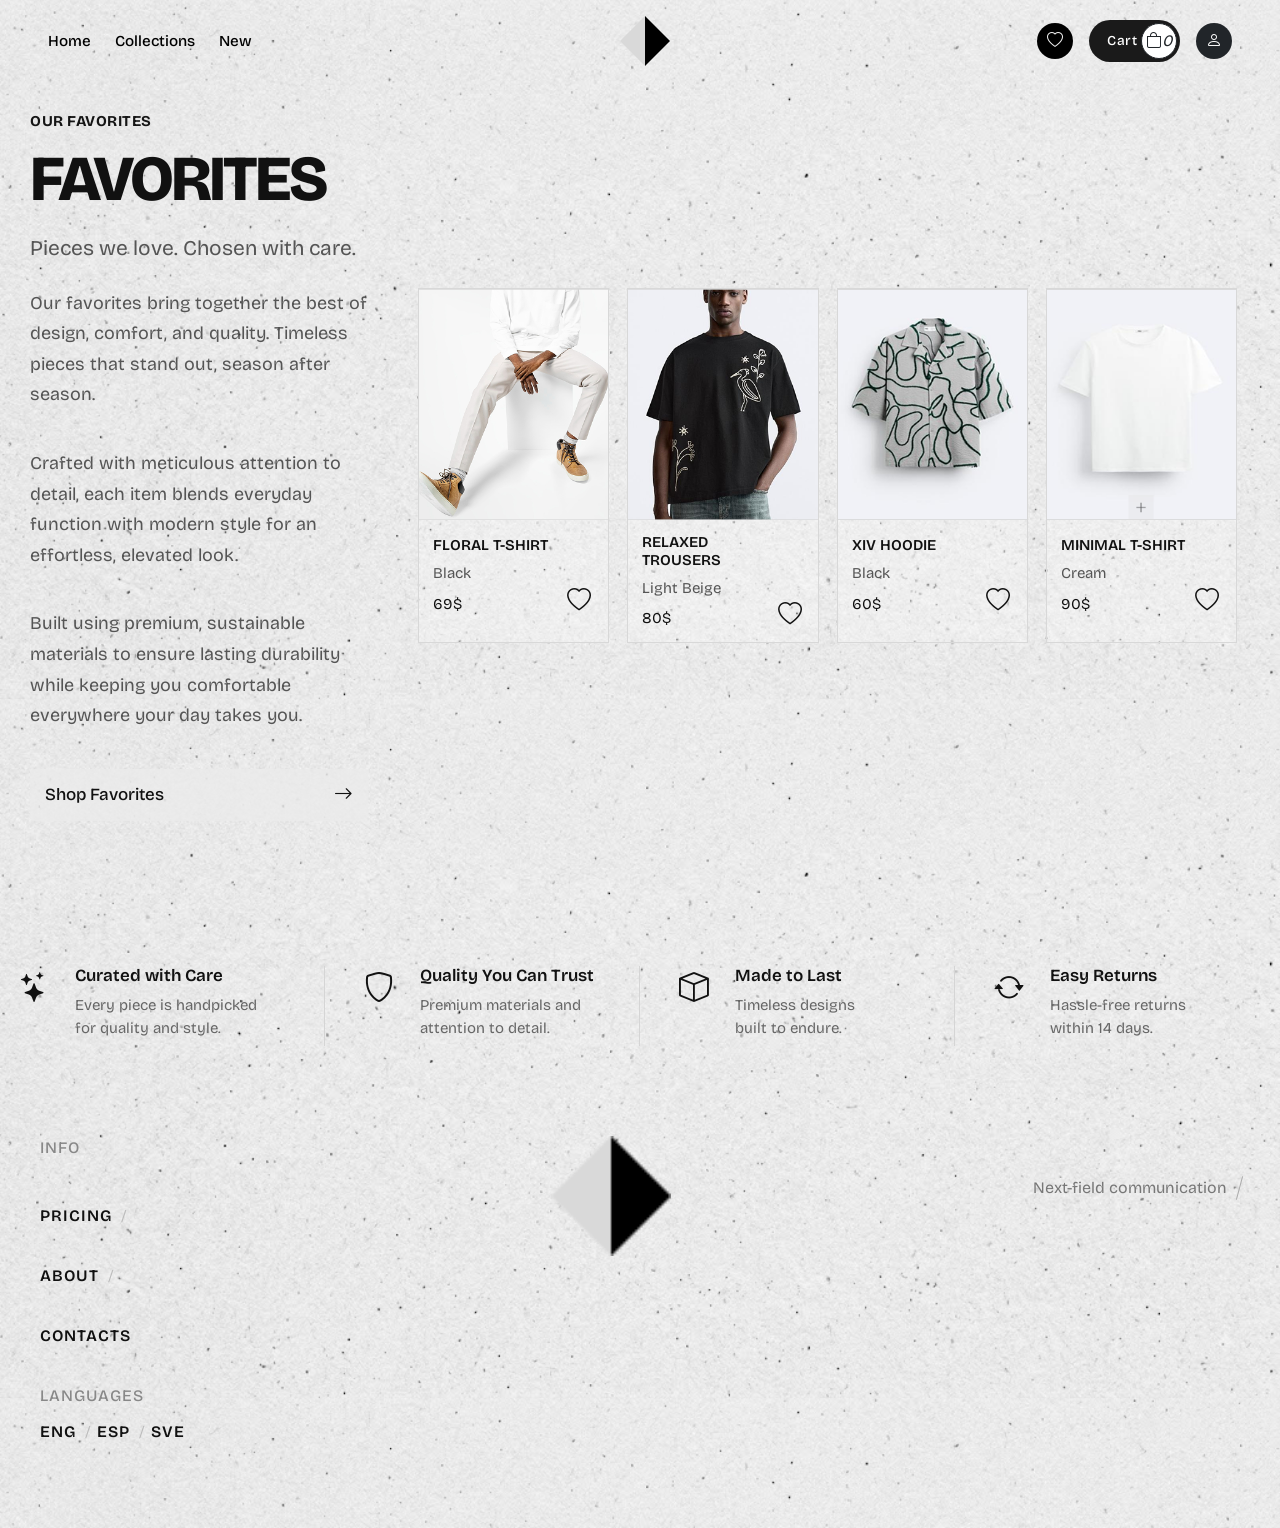
<file: pages/favourite.html>
<!DOCTYPE html>
<html lang="en">

<head>
    <meta charset="UTF-8">
    <meta name="viewport" content="width=device-width, initial-scale=1.0">
    <link rel="icon" type="image/png" href="../assets/images/logo.png">

    <link
        href="https://fonts.googleapis.com/css2?family=Bricolage+Grotesque:opsz,wght@12..96,200..800&family=Elms+Sans:ital,wght@0,100..900;1,100..900&family=Fjalla+One&family=Geomini:wght@200..800&family=Noto+Sans:ital,wght@0,100..900;1,100..900&family=Roboto:ital,wght@0,100..900;1,100..900&family=Rubik:ital,wght@0,300..900;1,300..900&family=Work+Sans:ital,wght@0,100..900;1,100..900&display=swap"
        rel="stylesheet">
    <title>XIV | STORE</title>
    <link rel="stylesheet" href="../assets/css/bootstrap.min.css">
    <link rel="stylesheet" href="https://cdn.jsdelivr.net/npm/bootstrap-icons@1.11.3/font/bootstrap-icons.min.css"
        crossorigin="anonymous">
    <link rel="stylesheet" href="../assets/css/main.css">
    <link rel="stylesheet" href="../assets/css/home.css">
    <link rel="stylesheet" href="../assets/css/favourite.css">
</head>

<body>

    <div class="page">
        <div class="nav-bar">
            <header class="custom-navbar py-3 px-4 px-md-5">

                <div class="d-flex justify-content-between">
                    <!-- Top Row Navigation Links, Logo, User Actions -->
                    <div class="d-flex align-items-center justify-content-between">

                        <!-- Left Section: Menu Toggle & Main Links -->
                        <div class="d-flex align-items-center gap-4">
                            <button id="menuToggle" class="btn p-0 border-0 text-dark me-2 d-md-none" type="button"
                                aria-label="Toggle Menu">

                                <i class="bi bi-list fs-3"></i>

                            </button>
                            <ul class="nav d-none d-md-flex align-items-center gap-4 m-0 p-0 list-unstyled">
                                <li><a href="../index.html" class="nav-link-custom active">Home</a></li>
                                <li><a href="product.html" class="nav-link-custom">Collections</a></li>
                                <li><a href="../index.html#new" class="nav-link-custom">New</a></li>
                            </ul>
                        </div>

                    </div>

                    <!-- Center Section: Logo -->
                    <div class="">
                        <a href="../index.html">
                            <img src="../assets/images/nav-logo.png" alt="logo">
                        </a>
                    </div>

                    <!-- Right Section: Wishlist, Cart, Profile Icons -->
                    <div class="d-flex align-items-center  gap-1 gap-md-3">
                        <!-- Wishlist -->
                        <a href="#" class="icon-circle btn-wishlist d-none d-sm-flex">
                            <i class="bi bi-heart"></i>
                        </a>

                        <!-- Cart Button -->
                        <div class="cart-pill-wrapper d-flex align-items-center">
                            <span class="cart-text d-none d-md-inline-block me-1">Cart</span>
                            <a href="./cart.html" class="icon-circle bg-white text-dark border border-dark">
                                <i class="bi bi-bag"></i>
                                <i class="cart-counter">0</i>
                            </a>
                        </div>

                        <!-- User Profile -->
                        <a href="auth.html" class="icon-circle bg-dark text-white">
                            <i class="bi bi-person"></i>
                        </a>
                    </div>
                </div>

        </div>
        <!-- Categories & Search Bar -->


        </header>
        <div class="mobile-menu-overlay" id="menuOverlay"></div>

        <aside class="mobile-menu" id="mobileMenu">

            <div class="mobile-menu-header">
                <img src="../assets/images/nav-logo.png" alt="XIV">

                <button id="closeMenu" class="menu-close">

                </button>
            </div>

            <nav class="mobile-nav">
                <a href="../index.html">Home</a>
                <a href="product.html">Collections</a>
                <a href="../index.html#new">New</a>
            </nav>

        </aside>


        <main class="favorites-section">

            <!-- Favorites Content -->
            <div class="favorites-main">

                <!-- Left Content -->
                <div class="favorites-info">

                    <span class="favorites-label">OUR FAVORITES</span>

                    <h1>FAVORITES</h1>

                    <p class="favorites-subtitle">
                        Pieces we love. Chosen with care.
                    </p>

                    <p class="favorites-description">
                        Our favorites bring together the best of
                        design, comfort, and quality. Timeless pieces
                        that stand out, season after season.
                    </p>

                    <p class="favorites-description">
                        Crafted with meticulous attention to detail,
                        each item blends everyday function with modern
                        style for an effortless, elevated look.
                    </p>

                    <p class="favorites-description">
                        Built using premium, sustainable materials to
                        ensure lasting durability while keeping you
                        comfortable everywhere your day takes you.
                    </p>


                    <a href="product.html" class="shop-favorites">
                        <span>Shop Favorites</span>
                        <i class="bi bi-arrow-right"></i>
                    </a>

                </div>


                <!-- Products -->
                <div class="favorites-products">

                    <!-- Card -->
                    <article class="favorite-card">

                        <div class="favorite-image">
                            <img src="../assets/images/img1.png" alt="Floral T-Shirt">
                        </div>

                        <div class="favorite-details">

                            <div>
                                <h3>FLORAL T-SHIRT</h3>
                                <p>Black</p>
                                <span>69$</span>
                            </div>

                            <button class="favorite-heart">
                                <i class="bi bi-heart"></i>
                            </button>

                        </div>

                    </article>


                    <!-- Card -->
                    <article class="favorite-card">

                        <div class="favorite-image">
                            <img src="../assets/images/img2.png" alt="Relaxed Trousers">
                        </div>

                        <div class="favorite-details">

                            <div>
                                <h3>RELAXED TROUSERS</h3>
                                <p>Light Beige</p>
                                <span>80$</span>
                            </div>

                            <button class="favorite-heart">
                                <i class="bi bi-heart"></i>
                            </button>

                        </div>

                    </article>


                    <!-- Card -->
                    <article class="favorite-card">

                        <div class="favorite-image">
                            <img src="../assets/images/img3.png" alt="XIV Hoodie">
                        </div>

                        <div class="favorite-details">

                            <div>
                                <h3>XIV HOODIE</h3>
                                <p>Black</p>
                                <span>60$</span>
                            </div>

                            <button class="favorite-heart">
                                <i class="bi bi-heart"></i>
                            </button>

                        </div>

                    </article>


                    <!-- Card -->
                    <article class="favorite-card">

                        <div class="favorite-image">
                            <img src="../assets/images/img4.png" alt="Minimal T-Shirt">
                        </div>

                        <div class="favorite-details">

                            <div>
                                <h3>MINIMAL T-SHIRT</h3>
                                <p>Cream</p>
                                <span>90$</span>
                            </div>

                            <button class="favorite-heart">
                                <i class="bi bi-heart"></i>
                            </button>

                        </div>

                    </article>

                </div>

            </div>


            <!-- Features -->
            <div class="favorites-features">

                <div class="feature-item">

                    <div class="feature-icon">
                        <i class="bi bi-stars"></i>
                    </div>

                    <div>
                        <h4>Curated with Care</h4>
                        <p>Every piece is handpicked<br>for quality and style.</p>
                    </div>

                </div>


                <div class="feature-item">

                    <div class="feature-icon">
                        <i class="bi bi-shield"></i>
                    </div>

                    <div>
                        <h4>Quality You Can Trust</h4>
                        <p>Premium materials and<br>attention to detail.</p>
                    </div>

                </div>


                <div class="feature-item">

                    <div class="feature-icon">
                        <i class="bi bi-box"></i>
                    </div>

                    <div>
                        <h4>Made to Last</h4>
                        <p>Timeless designs<br>built to endure.</p>
                    </div>

                </div>


                <div class="feature-item">

                    <div class="feature-icon">
                        <i class="bi bi-arrow-repeat"></i>
                    </div>

                    <div>
                        <h4>Easy Returns</h4>
                        <p>Hassle-free returns<br>within 14 days.</p>
                    </div>

                </div>

            </div>

        </main>


        <footer class="site-footer">

            <div class="footer-inner">

                <!-- Info -->
                <div class="footer-info">

                    <span>INFO</span>

                    <a href="checkout.html">PRICING</a>
                    <a href="about.html">ABOUT</a>
                    <a href="#">CONTACTS</a>

                    <div class="footer-languages">

                        <span>LANGUAGES</span>

                        <a href="#">ENG</a>
                        <a href="#">ESP</a>
                        <a href="#">SVE</a>

                    </div>

                </div>


                <!-- Logo -->
                <div class="footer-brand">

                    <img src="../assets/images/nav-logo.png" alt="">

                </div>





                <!-- Communication -->
                <div class="footer-communication">

                    <span>
                        Next-field communication
                    </span>

                    <div></div>

                </div>

            </div>

        </footer>


    </div>


    <script src="../assets/js/bootstrap.bundle.min.js"></script>
    <script src="../assets/js/main.js"></script>
    <script src="../assets/js/cart.js"></script>
    <script src="../assets/js/cartt.js"></script>
</body>

</html>
</file>
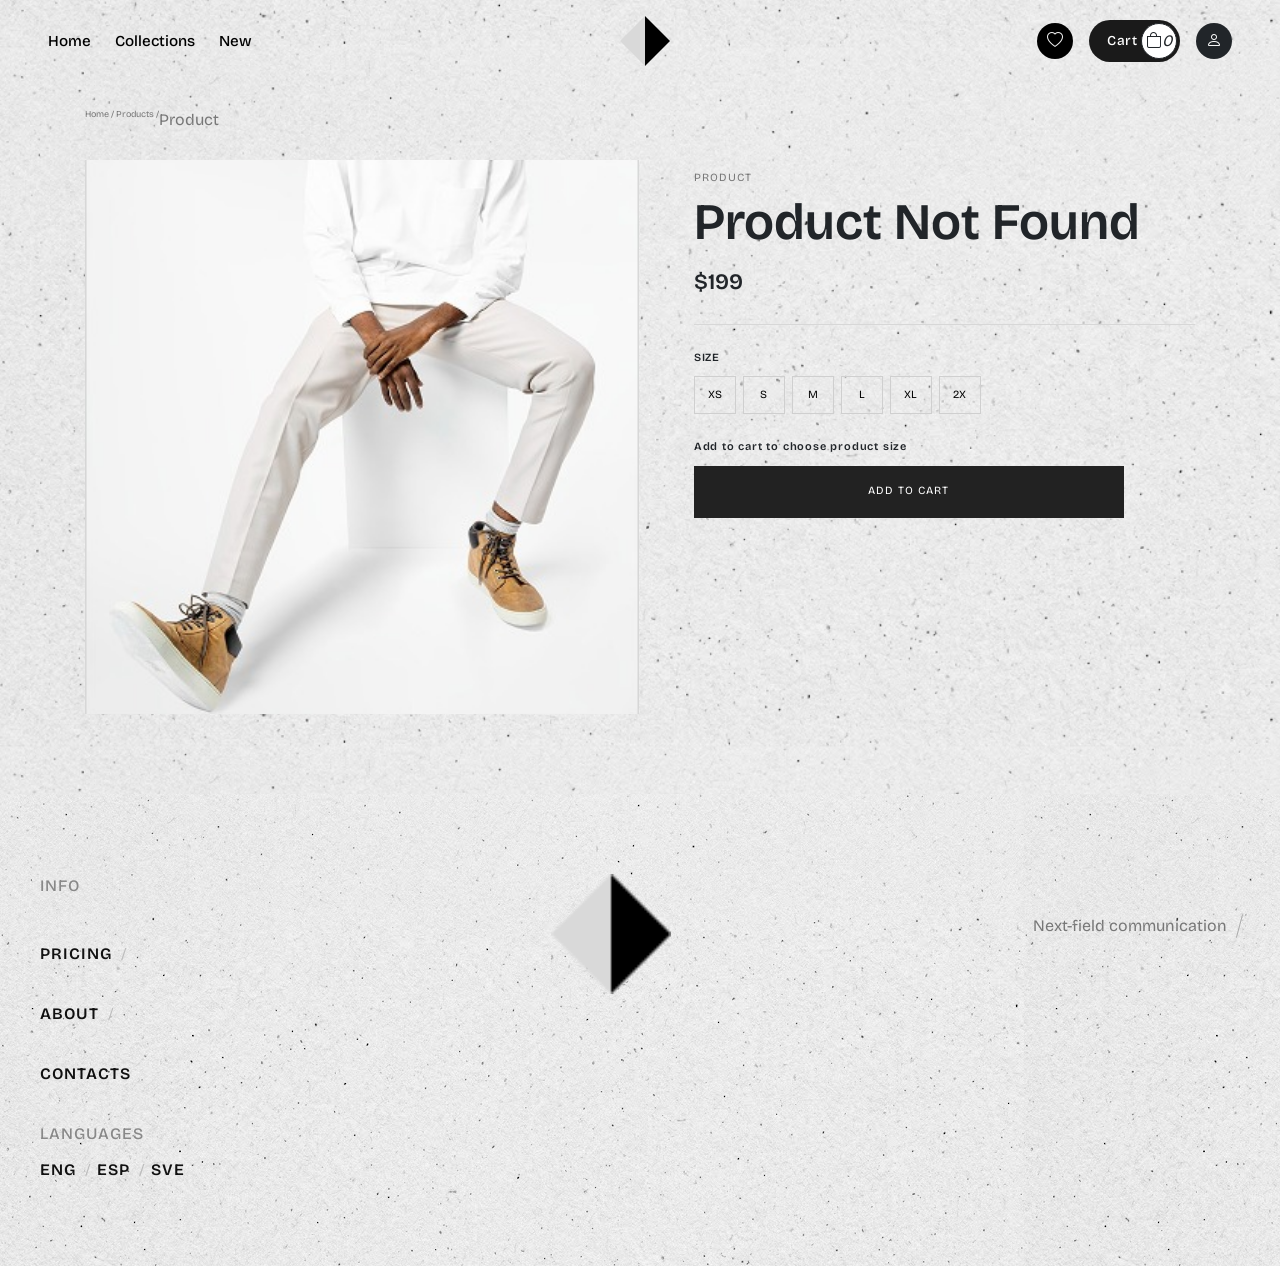
<file: pages/product-details.html>
<!DOCTYPE html>
<html lang="en">

<head>
    <meta charset="UTF-8">
    <meta name="viewport" content="width=device-width, initial-scale=1.0">
    <title>Product Details</title>
    <link rel="icon" type="image/png" href="../assets/images/logo.png">
    <link href="https://fonts.googleapis.com/css2?family=Bricolage+Grotesque:opsz,wght@12..96,200..800&display=swap"
        rel="stylesheet">
    <link rel="stylesheet" href="../assets/css/bootstrap.min.css">
    <link rel="stylesheet" href="../assets/css/main.css">
    <link rel="stylesheet" href="../assets/css/home.css">
    <link rel="stylesheet" href="../assets/css/product-details.css">
    <link rel="stylesheet" href="https://cdn.jsdelivr.net/npm/bootstrap-icons@1.11.3/font/bootstrap-icons.min.css"
        crossorigin="anonymous">
</head>

<body>
    <div class="page">
        <div class="nav-bar">
            <header class="custom-navbar py-3 px-4 px-md-5">

                <div class="d-flex justify-content-between">
                    <!-- Top Row Navigation Links, Logo, User Actions -->
                    <div class="d-flex align-items-center justify-content-between">

                        <!-- Left Section: Menu Toggle & Main Links -->
                        <div class="d-flex align-items-center gap-4">
                            <button id="menuToggle" class="btn p-0 border-0 text-dark me-2 d-md-none" type="button"
                                aria-label="Toggle Menu">

                                <i class="bi bi-list fs-3"></i>

                            </button>
                            <ul class="nav d-none d-md-flex align-items-center gap-4 m-0 p-0 list-unstyled">
                                <li><a href="../index.html" class="nav-link-custom active">Home</a></li>
                                <li><a href="./product.html" class="nav-link-custom">Collections</a></li>
                                <li><a href="#new" class="nav-link-custom">New</a></li>
                            </ul>
                        </div>

                    </div>

                    <!-- Center Section: Logo -->
                    <div class="">
                        <a href="../index.html">
                            <img src="../assets/images/nav-logo.png" alt="logo">
                        </a>
                    </div>

                    <!-- Right Section: Wishlist, Cart, Profile Icons -->
                    <div class="d-flex align-items-center  gap-1 gap-md-3">
                        <!-- Wishlist -->
                        <a href="#" class="icon-circle btn-wishlist d-none d-sm-flex">
                            <i class="bi bi-heart"></i>
                        </a>

                        <!-- Cart Button -->
                        <div class="cart-pill-wrapper d-flex align-items-center">
                            <span class="cart-text d-none d-md-inline-block me-1">Cart</span>
                            <a href="cart.html" class="icon-circle bg-white text-dark border border-dark">
                                <i class="bi bi-bag"></i>
                                <i class="cart-counter">0</i>
                            </a>
                        </div>

                        <!-- User Profile -->
                        <a href="./auth.html" class="icon-circle bg-dark text-white">
                            <i class="bi bi-person"></i>
                        </a>
                    </div>
                </div>

        </div>
        <!-- Categories & Search Bar -->


        </header>
        <div class="mobile-menu-overlay" id="menuOverlay"></div>

        <aside class="mobile-menu" id="mobileMenu">

            <div class="mobile-menu-header">
                <img src="../assets/images/nav-logo.png" alt="XIV">

                <button id="closeMenu" class="menu-close">

                </button>
            </div>

            <nav class="mobile-nav">
                <a href="../index.html">Home</a>
                <a href="./product.html">Collections</a>
                <a href="#new">New</a>
            </nav>


        </aside>
        <main class="details-container">
            <div class="breadcrumb">Home / Products / <span id="breadcrumbName">Product</span></div>
            <section class="product-details">
                <div class="details-image-wrap"><img id="productImage" src="../assets/images/product1.jpg"
                        alt="Product"></div>
                <div class="details-info">
                    <p class="details-category" id="productCategory">PRODUCT</p>
                    <h1 id="productName">Product</h1>
                    <div class="details-price" id="productPrice">$199</div>
                    <p class="details-description" id="productDescription"></p>
                    <div class="details-line"></div>
                    <div class="option-block">
                        <div class="option-title">SIZE</div>
                        <div class="size-buttons">
                            <button>XS</button><button>S</button><button>M</button><button>L</button><button>XL</button><button>2X</button>
                        </div>
                    </div>
                    <div class="option-block">
                        <div class="option-title"><span class="add-to-cart">Add to cart to choose product size</span></div>
                        
                    <button class="add-cart" id="addCart">ADD TO CART</button>
                </div>
            </section>
        </main>
    </div>

    <footer class="site-footer">

        <div class="footer-inner">

            <!-- Info -->
            <div class="footer-info">

                <span>INFO</span>

                <a href="#">PRICING</a>
                <a href="#">ABOUT</a>
                <a href="#">CONTACTS</a>

                <div class="footer-languages">

                    <span>LANGUAGES</span>

                    <a href="#">ENG</a>
                    <a href="#">ESP</a>
                    <a href="#">SVE</a>

                </div>

            </div>
            <!-- Logo -->
            <div class="footer-brand">

                <img src="../assets/images/nav-logo.png" alt="">

            </div>
            <!-- Communication -->
            <div class="footer-communication">

                <span>
                    Next-field communication
                </span>

                <div></div>

            </div>

        </div>

    </footer>
    <script src="../assets/js/main.js"></script>
    <script src="../assets/js/products.js"></script>
    <script src="../assets/js/sync.js"></script>
    <script src="../assets/js/cart.js"></script>
    <script src="../assets/js/cartt.js"></script>
    <script src="../assets/js/product-details.js"></script>
    
</body>

</html>
</file>
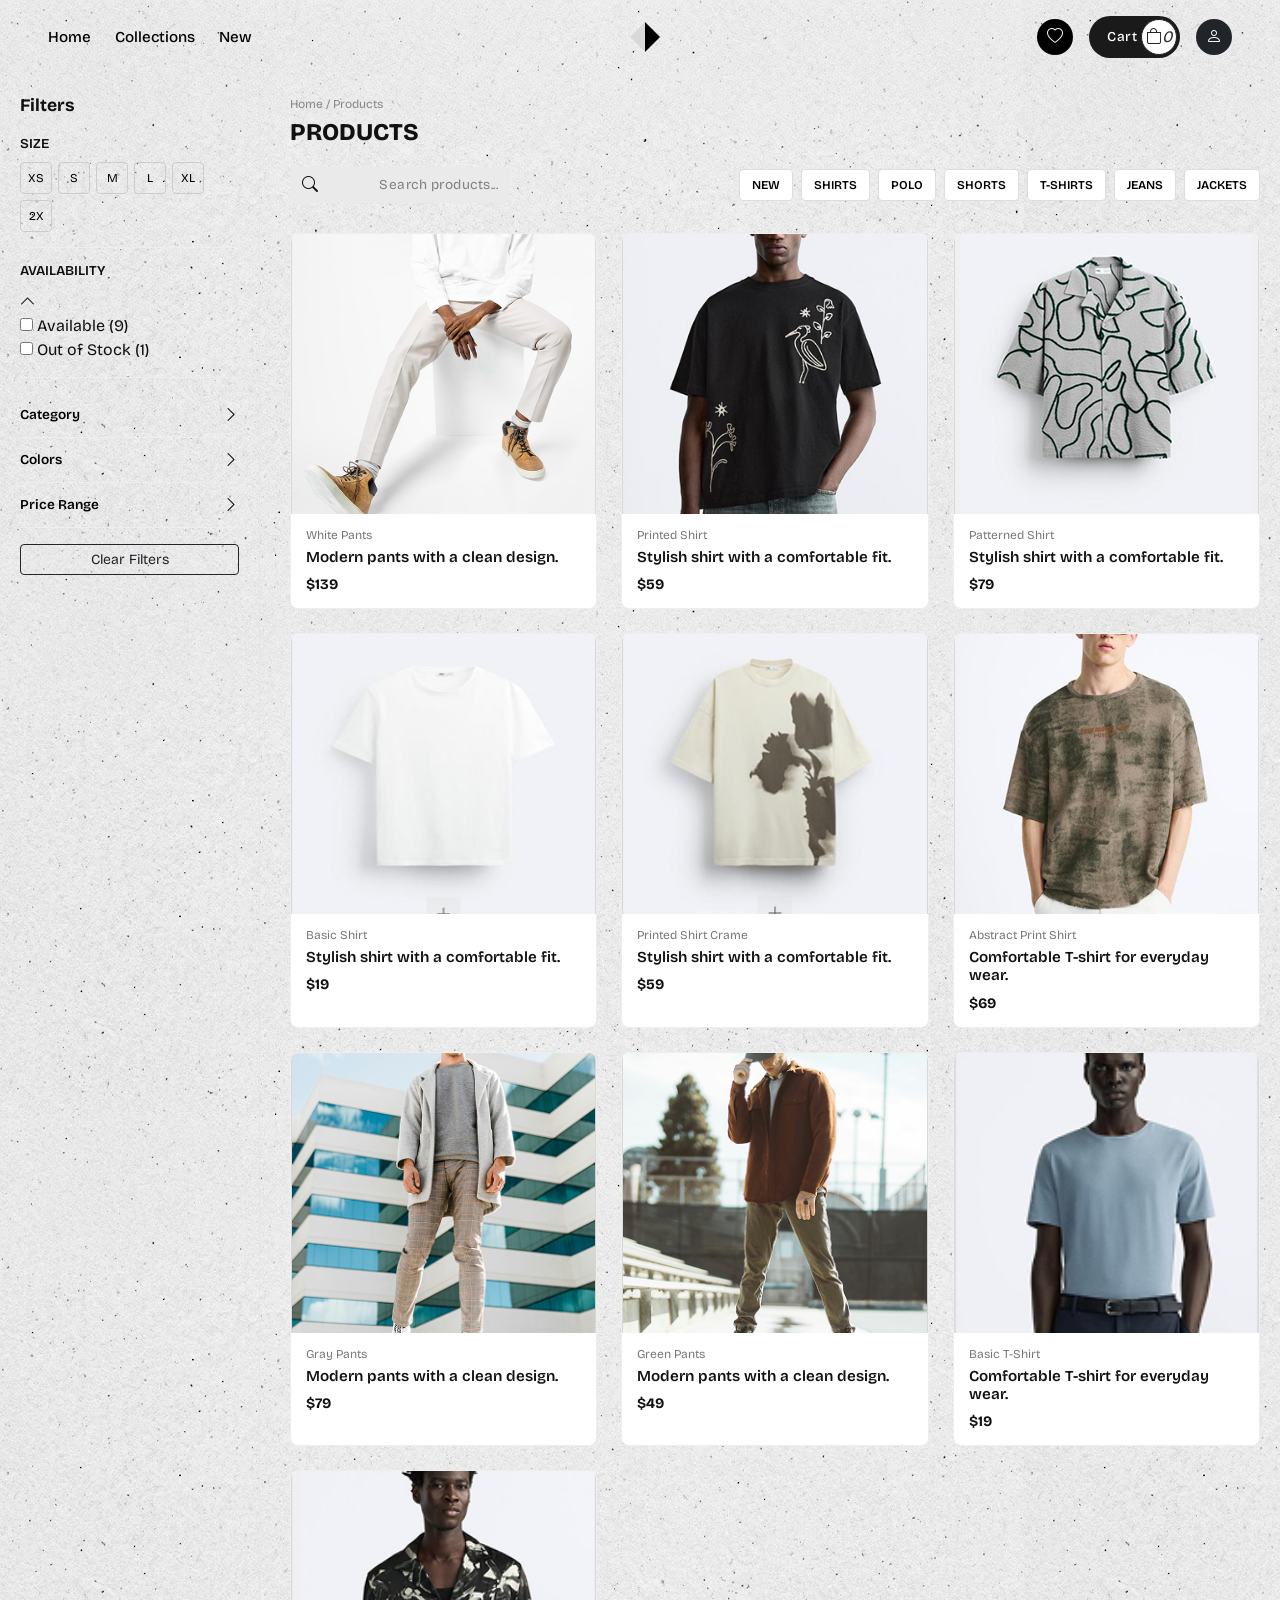
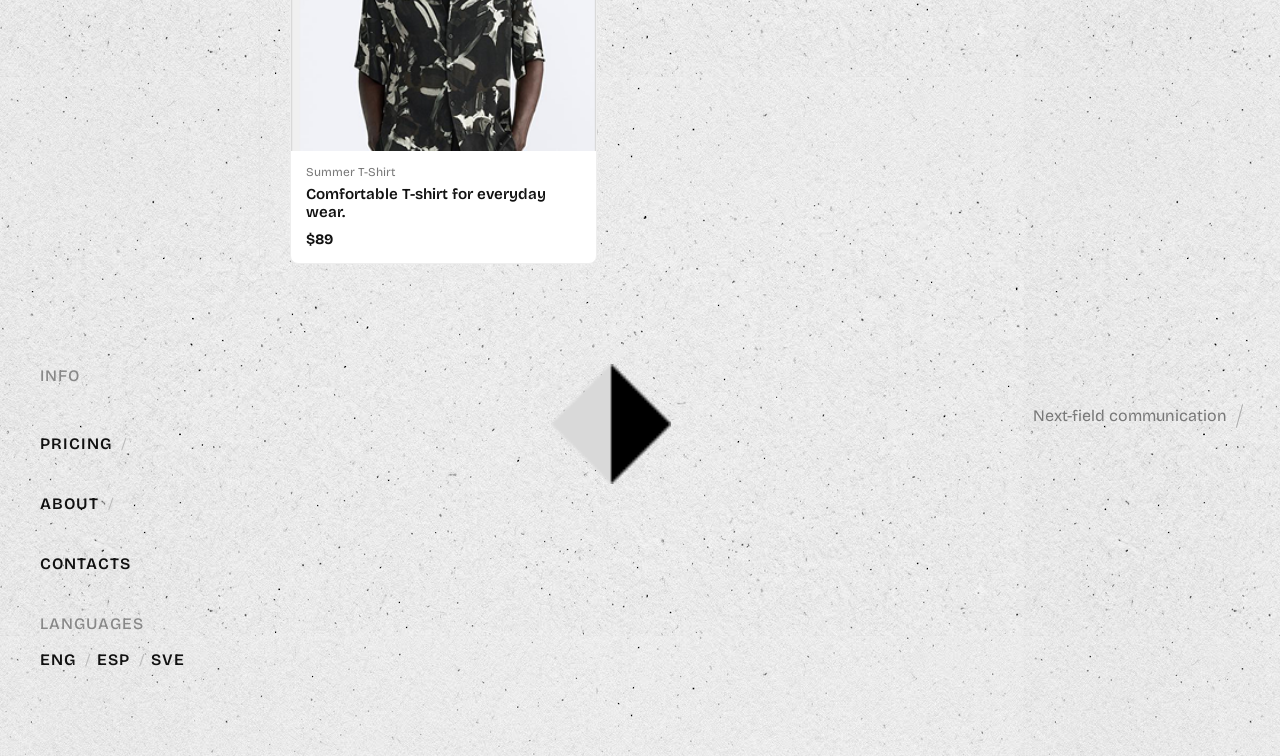
<file: pages/product.html>
<!DOCTYPE html>
<html lang="en">

<head>
    <meta charset="UTF-8">
    <meta name="viewport" content="width=device-width, initial-scale=1.0">
    <title>Products</title>

    <link rel="icon" type="image/png" href="../assets/images/logo.png">

    <!-- Fonts & Icons -->
    <link href="https://fonts.googleapis.com/css2?family=Bricolage+Grotesque:opsz,wght@12..96,200..800&display=swap"
        rel="stylesheet">
    <link rel="stylesheet" href="https://cdn.jsdelivr.net/npm/bootstrap-icons@1.11.3/font/bootstrap-icons.min.css">

    <!-- CSS -->
    <link rel="stylesheet" href="../assets/css/bootstrap.min.css">
    <link rel="stylesheet" href="../assets/css/main.css">
    <link rel="stylesheet" href="../assets/css/home.css">

    <link rel="stylesheet" href="../assets/css/product.css">
</head>

<body>
    <div class="page">
        <!-- NAVBAR -->
        <header class="nav-bar custom-navbar py-3 px-4 px-md-5">
            <div class="d-flex justify-content-between align-items-center">
                <!-- Left Section: Menu Toggle & Nav -->
                <div class="d-flex align-items-center gap-4">
                    <button id="menuToggle" class="btn p-0 border-0 text-dark me-2 d-md-none" type="button"
                        aria-label="Toggle Menu">
                        <i class="bi bi-list fs-3"></i>
                    </button>
                    <ul class="nav d-none d-md-flex align-items-center gap-4 m-0 p-0 list-unstyled">
                        <li><a href="../index.html" class="nav-link-custom">Home</a></li>
                        <li><a href="./product.html" class="nav-link-custom active">Collections</a></li>
                        <li><a href="../index.html#new" class="nav-link-custom">New</a></li>
                    </ul>
                </div>

                <!-- Center Section: Logo -->
                <div>
                    <a href="../index.html">
                        <img src="../assets/images/nav-logo.png" alt="logo" height="30">
                    </a>
                </div>

                <!-- Right Section: Icons -->
                <div class="d-flex align-items-center gap-2 gap-md-3">
                    <a href="favourite.html" class="icon-circle btn-wishlist d-none d-sm-flex">
                        <i class="bi bi-heart"></i>
                    </a>
                    <div class="cart-pill-wrapper d-flex align-items-center">
                        <span class="cart-text d-none d-md-inline-block me-1">Cart</span>
                        <a href="./cart.html" class="icon-circle bg-white text-dark border border-dark">
                            <i class="bi bi-bag"></i>
                            <i class="cart-counter">0</i>
                        </a>
                    </div>
                    <a href="auth.html" class="icon-circle bg-dark text-white">
                        <i class="bi bi-person"></i>
                    </a>
                </div>
            </div>
        </header>

        <!-- MOBILE MENU OVERLAY & ASIDE -->
        <div class="mobile-menu-overlay" id="menuOverlay"></div>
        <aside class="mobile-menu" id="mobileMenu">
            <div class="mobile-menu-header">
                <img src="../assets/images/nav-logo.png" alt="XIV">
                <button id="closeMenu" class="menu-close"><i class="bi bi-x-lg"></i></button>
            </div>
            <nav class="mobile-nav">
                <a href="../index.html">Home</a>
                <a href="product.html" class="active">Collections</a>
                <a href="../index.html#new">New</a>
            </nav>
        </aside>

        <!-- MAIN CONTENT CONTAINER -->
        <div class="main-container">
            <!-- SIDEBAR FILTERS -->
            <aside class="sidebar">
                <h3>Filters</h3>

                <div class="filter-section">
                    <h4>Size</h4>
                    <div class="sizes">
                        <button class="size-btn" data-size="XS">XS</button>
                        <button class="size-btn" data-size="S">S</button>
                        <button class="size-btn" data-size="M">M</button>
                        <button class="size-btn" data-size="L">L</button>
                        <button class="size-btn" data-size="XL">XL</button>
                        <button class="size-btn" data-size="2X">2X</button>
                    </div>
                </div>

                <div class="filter-section">
                    <div class="filter-title">
                        <h4>Availability</h4>
                        <i class="bi bi-chevron-up"></i>
                    </div>
                    <label>
                        <input id="availableFilter" type="checkbox"> Available <span id="availableCount"></span>
                    </label>
                    <label>
                        <input id="outOfStockFilter" type="checkbox"> Out of Stock <span id="outOfStockCount"></span>
                    </label>
                </div>

                <button class="filter-option" data-filter="category">
                    Category <i class="bi bi-chevron-right"></i>
                </button>
                <div id="categoryFilter" class="filter-dropdown">
                    <button data-value="Shirts">Shirts</button>
                    <button data-value="T-Shirts">T-Shirts</button>
                    <button data-value="Jackets">Jackets</button>
                </div>

                <button class="filter-option" data-filter="color">
                    Colors <i class="bi bi-chevron-right"></i>
                </button>
                <div id="colorFilter" class="filter-dropdown">
                    <button data-value="Black">Black</button>
                    <button data-value="White">White</button>
                    <button data-value="Blue">Blue</button>
                </div>

                <button class="filter-option" data-filter="price">
                    Price Range <i class="bi bi-chevron-right"></i>
                </button>
                <div id="priceFilter" class="filter-dropdown">
                    <button data-min="0" data-max="199">Under $200</button>
                    <button data-min="200" data-max="299">$200 - $299</button>
                    <button data-min="300" data-max="9999">$300+</button>
                </div>

                <button id="clearFilters" class="clear-filters mt-3 btn btn-outline-dark btn-sm w-100">Clear
                    Filters</button>
            </aside>

            <!-- PRODUCTS AREA -->
            <main class="products-area">
                <div class="breadcrumb">Home / Products</div>
                <h1 class="page-title">PRODUCTS</h1>

                <!-- Search & Quick Categories -->
                <div class="top-products">
                    <div class="search-box">
                        <i class="bi bi-search"></i>
                        <input id="productSearch" type="text" placeholder="Search products...">
                    </div>

                    <div class="categories">
                        <button data-collection="New">NEW</button>
                        <button data-category="Shirts">SHIRTS</button>
                        <button data-category="Polo Shirts">POLO</button>
                        <button data-category="Shorts">SHORTS</button>
                        <button data-category="T-Shirts">T-SHIRTS</button>
                        <button data-category="Jeans">JEANS</button>
                        <button data-category="Jackets">JACKETS</button>
                    </div>
                </div>

                <!-- Products Grid Container -->
                <div id="productsContainer" class="product-grid">
                    <!-- Dynamic products will render here -->
                </div>

                <p id="noProducts" class="no-products d-none">No products found.</p>
            </main>
        </div>

        <footer class="site-footer">

            <div class="footer-inner">

                <!-- Info -->
                <div class="footer-info">

                    <span>INFO</span>

                    <a href="checkout.html">PRICING</a>
                    <a href="about.html">ABOUT</a>
                    <a href="#">CONTACTS</a>

                    <div class="footer-languages">

                        <span>LANGUAGES</span>

                        <a href="#">ENG</a>
                        <a href="#">ESP</a>
                        <a href="#">SVE</a>

                    </div>

                </div>


                <!-- Logo -->
                <div class="footer-brand">

                    <img src="../assets/images/nav-logo.png" alt="">

                </div>





                <!-- Communication -->
                <div class="footer-communication">

                    <span>
                        Next-field communication
                    </span>

                    <div></div>

                </div>

            </div>

        </footer>
    </div>

    <!-- SCRIPTS -->
    <script src="../assets/js/bootstrap.bundle.min.js"></script>
    <script src="../assets/js/main.js"></script>
    <script src="../assets/js/products.js"></script>
    <script src="../assets/js/product.js"></script>
    <script src="../assets/js/sync.js"></script>
    <script src="../assets/js/cart.js"></script>
</body>

</html>
</file>
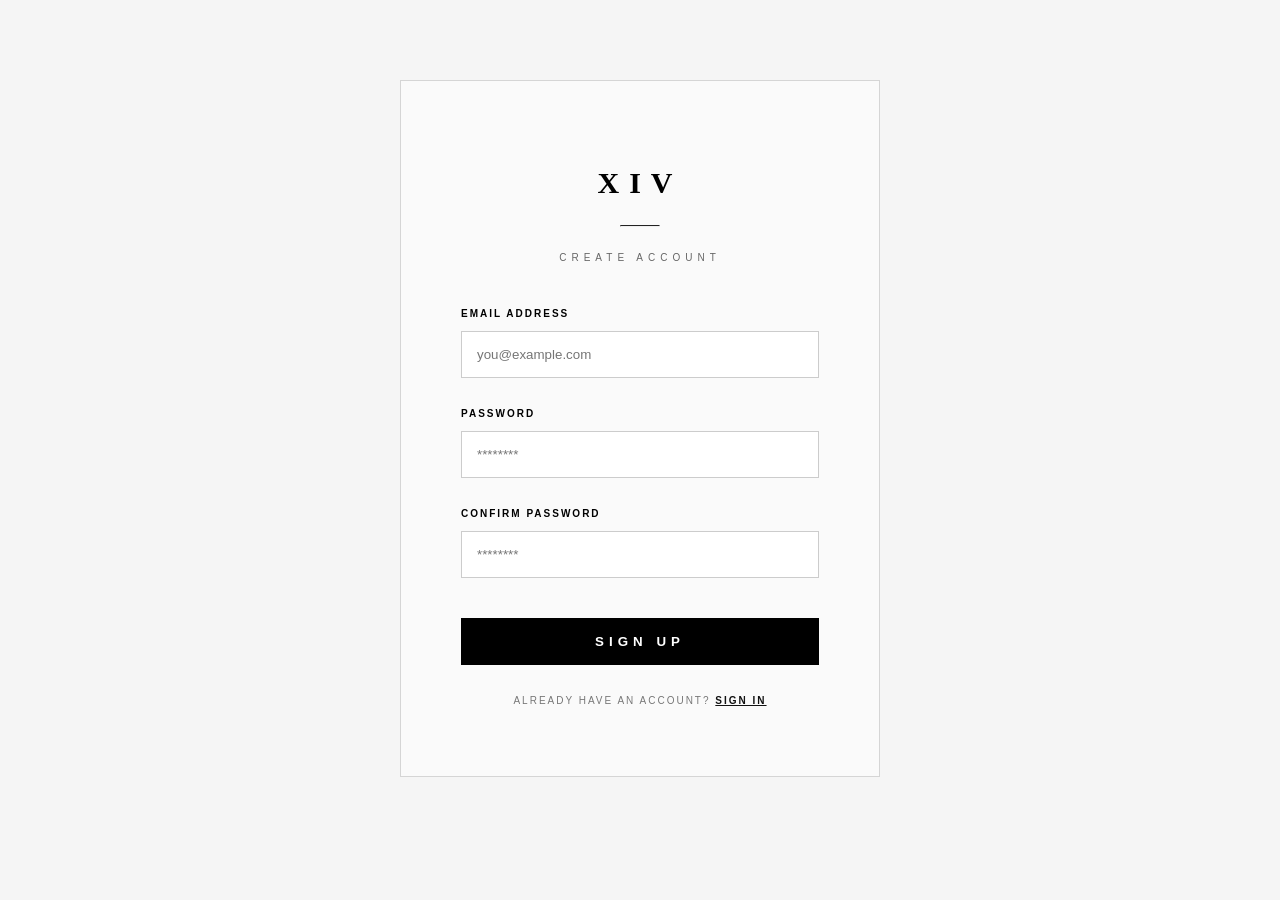
<file: pages/signup.html>
<!DOCTYPE html>
<html lang="en">

<head>
    <meta charset="UTF-8">
    <meta name="viewport" content="width=device-width, initial-scale=1.0">
    <title>XIV - Sign Up</title>
    <link rel="stylesheet" href="../assets/css/auth.css">
</head>

<body>

    <div class="card">

        <h2 class="title">XIV</h2>

        <hr>

        <h1>CREATE ACCOUNT</h1>

        <form id="signupForm">

            <label for="signupEmail">EMAIL ADDRESS</label>
            <input type="email" id="signupEmail" placeholder="you@example.com">

            <label for="signupPassword">PASSWORD</label>
            <input type="password" id="signupPassword" placeholder="********">

            <label for="confirmPassword">CONFIRM PASSWORD</label>
            <input type="password" id="confirmPassword" placeholder="********">

            <button type="submit">SIGN UP</button>

        </form>

        <p id="signupMessage"></p>

        <p class="signup">
            ALREADY HAVE AN ACCOUNT?
            <a href="auth.html">SIGN IN</a>
        </p>

    </div>

    <script src="../assets/js/signup.js"></script>

</body>

</html>
</file>
<file: assets/css/main.css>
* {
    margin: 0;
    padding: 0;
    box-sizing: border-box;
    font-size: 16px;
    font-family: "Bricolage Grotesque", sans-serif;
}

:root {
    --primary-black: #000000;
    --primary-white: #ffffff;
    --bg-light: #f5f5f5;
    --bg-card: #f9f9f9;
    --text-muted: #808080;
    --border-color: #e5e5e5;

}

.home {
    background-image: url("../../assets/images/background.jpg");
    background-size:contain;
    padding-top: 80px;
}

/* Start Of Nav Bar  Style*/
.nav-bar {
    position: fixed;
    top: 0;
    left: 0;
    width: 100%;
    z-index: 1000;

}


.nav-bar.scrolled {
    background: rgba(255, 255, 255, 0.121);
    backdrop-filter: blur(2px);
    -webkit-backdrop-filter: blur(12px);
    box-shadow: 0 2px 15px rgba(0, 0, 0, 0.05);
}
/* Links Style */
.nav-link-custom {
    color: var(--primary-black);
    text-decoration: none;
    font-weight: 500;
    font-size: 0.95rem;
    transition: opacity 0.3s ease;
}

.nav-link-custom:hover {
    opacity: 0.7;
    color: var(--primary-black);
}

/* Circular Icon Buttons */
.icon-circle {
    width: 36px;
    height: 36px;
    border-radius: 50%;
    background-color: var(--primary-black);
    color: var(--bg-light);
    display: flex;
    align-items: center;
    justify-content: center;
    text-decoration: none;
    font-size: 1.1rem;
    transition: transform 0.2s ease, background-color 0.2s ease;
}

.icon-circle:hover {
    transform: scale(1.05);
    color: inherit;
}

/* Cart Pill Layout */
.cart-pill-wrapper {
    background-color: #1a1a1a;
    color: #fff;
    border-radius: 30px;
    padding: 3px 3px 3px 18px;
}

.cart-pill-wrapper .cart-text {
    font-size: 0.85rem;
    font-weight: 500;
    letter-spacing: 0.5px;
}

.cart-pill-wrapper .icon-circle {
    width: 36px;
    height: 36px;
}


.mobile-menu {
    position: fixed;
    top: 0;
    left: 0;

    width: 60%;
    height: 100dvh;

    background: #fff;

    z-index: 1050;

    padding: 25px;

    transform: translateX(-100%);
    transition: transform 0.4s ease;

    overflow-y: auto;
}

.mobile-menu.active {
    transform: translateX(0);
}

.mobile-menu-overlay {
    position: fixed;
    inset: 0;

    background: rgba(0, 0, 0, 0.35);
    backdrop-filter: blur(4px);

    z-index: 1040;

    opacity: 0;
    visibility: hidden;

    transition: 0.3s ease;
}

.mobile-menu-overlay.active {
    opacity: 1;
    visibility: visible;
}

.mobile-menu-header {
    display: flex;
    align-items: center;
    justify-content: space-between;

    padding-bottom: 40px;
}

.mobile-menu-header img {
    width: 80px;
}

.menu-close {
    border: 0;
    background: none;
    font-size: 22px;
}

.mobile-nav {
    display: flex;
    flex-direction: column;
    gap: 20px;
}

.mobile-nav a {
    color: #111;
    text-decoration: none;

    font-size: 28px;
    font-weight: 600;
}

.mobile-nav a.active {
    text-decoration: underline;
}





/* End Of Nav Bar */
</file>
<file: assets/css/home.css>
/* section -1 style */
/* .Categories {
    margin-top: 10px;
} */
.category-links li a {
    color: var(--primary-black);
    text-decoration: none;
    font-weight: 600;
    font-size: 0.9rem;
    letter-spacing: 1px;
    display: block;
    margin-bottom: 4px;
    transition: opacity 0.2s ease;
}

.category-links li a:hover {
    opacity: 0.6;
}

/* Search Box Customization */
.search-box input {
    background-color: rgba(0, 0, 0, 0.08);
    font-size: 0.8rem;
    letter-spacing: 0.5px;
    transition: all 0.2s ease;
}

.search-box input:focus {
    background-color: rgba(0, 0, 0, 0.12);
    box-shadow: none;
}

.search-box input::placeholder {
    color: var(--text-muted);
    text-align: right;
    transition: all 0.2s ease;
}

.search-box input:focus::placeholder {
    letter-spacing: 4px;

}

@media (min-width: 768px) {
    .search-box input:focus {
        width: 105%;
    }
}

.Categories {
    margin-left: 50px;
}

@media (max-width : 650px) {
    .Categories {
        margin-left: 20px;
    }
}

/* New Collection  */

/* =========================
   Desktop
========================= */

.new-collection {
    display: flex;
    margin: 60px 40px;
}

.new-collection-con {
    display: flex;
    flex-direction: column;
    justify-content: space-between;
    width: 100%;
}

.new-collection-h {
    font-size: 64px;
    font-weight: bolder;
    letter-spacing: 3px;
}

.new-collection-go {
    display: flex;
    align-items: center;
    gap: 20px;
}

.new-collection-go a {
    background: #00000014;
    width: 70%;
    text-align: start;
    display: flex;
    justify-content: space-between;
    padding: 10px;
    transition: all 0.3s ease;
}

.new-collection-go a:hover {
    background: #0000005d;
    color: white;
}

.images-slider {
    display: flex;
    gap: 30px;
    flex-shrink: 0;
}

.image-card img {
    width: 360px;
    height: 360px;
    object-fit: contain;
    cursor: pointer;
    transition: all 0.8s ease;
}

.image-card:hover {
    opacity: 0.9;
}

/* =========================
   Tablet
========================= */

@media (max-width: 1200px) {

    .new-collection {
        margin: 70px 25px;
        gap: 30px;
    }

    .new-collection-con {
        width: 75%;
    }

    .new-collection-h {
        font-size: 52px;
        letter-spacing: 2px;
    }

    .new-collection-go {
        font-size: 26px;
    }

    .images-slider {
        gap: 20px;

        overflow-x: auto;
        overflow-y: hidden;

        scrollbar-width: none;
    }

    .images-slider::-webkit-scrollbar {
        display: none;
    }

    .image-card {
        flex-shrink: 0;
    }

    .image-card img {
        width: 330px;
        height: 330px;
    }
}


/* =========================
   Mobile
========================= */

@media (max-width: 1050px) {

    .new-collection {
        display: flex;
        flex-direction: column;

        margin: 60px 20px;

        gap: 35px;

        overflow: hidden;
    }

    .new-collection-con {
        width: 100%;

        display: flex;
        flex-direction: column;
        justify-content: space-between;

        gap: 30px;
    }

    .new-collection-h {
        font-size: clamp(42px, 12vw, 58px);
        line-height: 0.95;

        letter-spacing: 2px;
    }

    .new-collection-con p {
        font-size: 16px !important;
    }

    .new-collection-go {
        font-size: 20px;
    }

    .images-slider {
        width: 100%;

        display: flex;
        gap: 20px;

        overflow-x: auto;
        overflow-y: hidden;

        padding-bottom: 10px;

        scrollbar-width: none;
    }

    .images-slider::-webkit-scrollbar {
        display: none;
    }

    .image-card {
        flex: 0 0 280px;
    }

    .image-card img {
        width: 380px;
        height: 380px;
    }
}


/* =========================
   Small Mobile
========================= */

@media (max-width: 600px) {

    .new-collection {
        margin: 40px 15px;
    }

    .new-collection-h {
        font-size: 40px;
        letter-spacing: 1px;
    }

    .new-collection-go {
        font-size: 18px;
    }

    .images-slider {
        gap: 15px;
    }

    .image-card {
        flex: 0 0 240px;
    }

    .image-card img {
        width: 240px;
        height: 240px;
    }
}

/* transition */
.images-slider {
    /* display: flex;
    gap: 20px; */

    transition: transform 0.4s ease-out;
}




/* End Of New Collection */





/* Section -2*/
/* =========================================
   Section - 2
   New Products
========================================= */

/* =========================
   NEW THIS WEEK
========================= */

.new-products-section {
    margin: 180px 40px;
    overflow: hidden;
}

/* Header */

.new-products-header {
    display: flex;
    justify-content: space-between;
    align-items: flex-end;
    margin-bottom: 35px;    
}

.new-products-header>div {
    display: flex;
    align-items: flex-start;
    gap: 8px;
}

.new-products-header h2 {
    margin: 0;
    font-size: 64px;
    line-height: .82;
    font-weight: 900;
    letter-spacing: -2px;
}

.products-count {
    font-size: 18px;
    font-weight: 700;
    color: #0b2fa5;
}

.see-all {
    text-decoration: none;
    color: #333;
    font-size: 16px;
}

/* Slider */

.products-viewport {
    overflow: hidden;
}

.products-track {
    display: flex;
    gap: 24px;
    transition: transform .45s ease;
    will-change: transform;
}

/* Card */

.new-product-card {
    flex: 0 0 calc((100% - 72px)/4);
}

/* Image */

.new-product-image-wrapper {
    position: relative;
    aspect-ratio: 1/1;
    background: #f2f2f5;
    border: 1px solid #ddd;
    overflow: hidden;
    cursor: pointer;
    /* width: 320px;
    height: 320px; */
}

.new-product-image {
    width: 100%;
    height: 100%;
    object-fit: contain;
    transition: transform .35s ease;
}

.new-product-card:hover .new-product-image {
    transform: scale(1.03);
}

/* NEW Badge */

.new-product-badge {
    position: absolute;
    top: 12px;
    left: 12px;
    font-size: 12px;
    font-weight: 700;
}

/* Plus */

.new-product-add {
    position: absolute;
    left: 50%;
    bottom: 0;
    transform: translateX(-50%);
    width: 34px;
    height: 28px;
    border: none;
    background: rgba(255, 255, 255, .85);
    font-size: 22px;
    cursor: pointer;
}

/* Info */

.new-product-info {
    margin-top: 12px;
}

.new-product-category {
    margin: 0 0 4px;
    font-size: 13px;
    color: #666;
}

.new-product-bottom {
    display: flex;
    justify-content: space-between;
    align-items: flex-start;
    gap: 10px;
}

.new-product-title {
    margin: 0;
    font-size: 18px;
    font-weight: 600;
    line-height: 1.25;
}

.new-product-price {
    margin: 0;
    white-space: nowrap;
    font-size: 17px;
}

/* Arrows */

.products-navigation {
    display: flex;
    justify-content: center;
    gap: 10px;
    margin-top: 32px;
}

.products-arrow {
    width: 42px;
    height: 42px;
    border: 1px solid #d2d2d2;
    background: transparent;
    cursor: pointer;
}

.products-arrow:disabled {
    opacity: .35;
    cursor: not-allowed;
}

/* =========================
   Tablet
========================= */

@media (max-width:992px) {

    .new-products-section {
        margin: 120px 25px;
    }

    .new-products-header h2 {
        font-size: 52px;
    }

    .new-product-card {
        flex: 0 0 calc((100% - 24px)/2);
    }
}

/* =========================
   Mobile
========================= */

@media (max-width:768px) {

    .new-products-section {
        margin: 90px 20px;
    }

    .new-products-header h2 {
        font-size: 42px;
    }

    .products-count {
        font-size: 15px;
    }

    .new-product-card {
        flex: 0 0 100%;
    }

    .new-product-title {
        font-size: 16px;
    }

    .new-product-price {
        font-size: 15px;
    }
}


/* =========================================
   Section - 3
   Collections
========================================= */

.collections-section {
    width: 93%;
    margin: 120px auto 80px;
}


/* =========================================
   Heading
========================================= */

.collections-heading {
    margin-bottom: 70px;
}

.collections-heading h2 {
    margin: 0;

    color: #111;

    font-size: clamp(48px, 7vw, 92px);
    font-weight: 900;

    line-height: 0.82;
    letter-spacing: -4px;

    text-transform: uppercase;
}


/* =========================================
   Toolbar
========================================= */

.collections-toolbar {
    display: flex;
    align-items: flex-end;
    justify-content: space-between;

    padding-bottom: 14px;

    border-bottom: 1px solid #ddd;

    margin-bottom: 30px;
}


/* =========================================
   Category Filters
========================================= */

.collection-filters {
    display: flex;
    align-items: center;
    gap: 35px;
}

.filter-btn {
    border: 0;
    background: transparent;

    padding: 0;

    color: #999;

    font-size: 16px;

    cursor: pointer;

    transition: color 0.2s ease;
}

.filter-btn:hover {
    color: #111;
}

.filter-btn.active {
    color: #111;
}


/* =========================================
   Options
========================================= */

.collection-options {
    display: flex;
    align-items: flex-start;
    gap: 70px;
}

.collection-options button {
    border: 0;
    background: transparent;

    padding: 0;

    color: #111;

    font-size: 14px;

    cursor: pointer;
}


/* =========================================
   Sort
========================================= */

.sort-option {
    position: relative;
}

.sort-options {
    display: flex;
    flex-direction: column;
    gap: 4px;

    margin-top: 8px;
}

.sort-options button {
    color: #777;

    text-align: left;

    transition: color 0.2s ease;
}

.sort-options button:hover {
    color: #111;
}


/* =========================================
   Products Grid
========================================= */

.collection-grid {
    display: grid;
    grid-template-columns: repeat(3, minmax(0, 520px));
    justify-content: space-around;

    gap: 20px;

    width: 92%;
    margin: 0 auto;
}

/* =========================================
   Collection Card
========================================= */

.collection-card {
    min-width: 0;
    
}

.collection-image-wrapper {
    position: relative;

    width: 100%;

    background: #f5f5f5;

    overflow: hidden;
}

.collection-image {
    display: block; 
    cursor: pointer;

    width: 100%;
    aspect-ratio: 1 / 1;

    object-fit: cover;

    transition: transform 0.5s ease;
}

.collection-card:hover .collection-image {
    transform: scale(1.03);
}


/* =========================================
   Add Button
========================================= */

.collection-add {
    position: absolute;

    bottom: 12px;
    left: 50%;

    transform: translateX(-50%);

    width: 34px;
    height: 34px;

    display: flex;
    align-items: center;
    justify-content: center;

    border: 0;

    background: rgba(255, 255, 255, 0.8);

    font-size: 18px;

    cursor: pointer;

    transition:
        background-color 0.2s ease,
        transform 0.2s ease;
}

.collection-add:hover {
    background: #fff;

    transform:
        translateX(-50%) scale(1.08);
}


/* =========================================
   Card Info
========================================= */

.collection-info {
    margin-top: 12px;
}

.collection-type {
    margin: 0 0 5px;

    color: #777;

    font-size: 13px;
}

.collection-bottom {
    display: flex;
    align-items: center;
    justify-content: space-between;

    gap: 20px;
}

.collection-title {
    margin: 0;

    color: #111;

    font-size: 15px;
    font-weight: 500;
}

.collection-price {
    margin: 0;

    color: #111;

    font-size: 15px;
}


/* =========================================
   New Badge
========================================= */

.collection-new {
    position: absolute;

    top: 12px;
    left: 12px;

    padding: 5px 9px;

    background: #111;
    color: #fff;

    font-size: 10px;
    font-weight: 600;

    letter-spacing: 1px;
}


/* =========================================
   Load More
========================================= */

.load-more-btn {
    display: flex;
    flex-direction: column;
    align-items: center;
    gap: 2px;

    margin: 40px auto 0;

    border: 0;
    background: transparent;

    color: #888;

    font-size: 15px;

    cursor: pointer;

    transition: color 0.2s ease;
}

.load-more-btn i {
    font-size: 18px;

    color: #111;

    transition: transform 0.25s ease;
}

.load-more-btn:hover {
    color: #111;
}

.load-more-btn:hover i {
    transform: translateY(3px);
}


/* =========================================
   Hidden
========================================= */

.collection-card.hidden {
    display: none;
}


/* =========================================
   Tablet
========================================= */

@media (max-width: 991.98px) {

    .collections-section {
        width: 90%;
        margin-top: 90px;
    }

    .collections-heading {
        margin-bottom: 50px;
    }

    .collections-heading h2 {
        font-size: 60px;
    }

    .collection-grid {
        grid-template-columns: repeat(2, 1fr);

        gap: 35px 24px;
    }

    .collection-options {
        gap: 30px;
    }

}


/* =========================================
   Mobile
========================================= */

@media (max-width: 767.98px) {

    .collections-section {
        width: 90%;
        margin-top: 80px;
    }

    .collections-heading {
        margin-bottom: 40px;
    }

    .collections-heading h2 {
        font-size: 48px;
        letter-spacing: -2px;
    }


    /* Toolbar */

    .collections-toolbar {
        align-items: flex-start;

        gap: 25px;
    }

    .collection-filters {
        gap: 18px;

        overflow-x: auto;

        scrollbar-width: none;
    }

    .collection-filters::-webkit-scrollbar {
        display: none;
    }

    .filter-btn {
        flex: 0 0 auto;

        font-size: 14px;
    }

    .collection-options {
        flex-direction: column;

        gap: 8px;
    }


    /* Grid */

    .collection-grid {
        grid-template-columns: repeat(2, 1fr);

        gap: 30px 12px;
    }

    .collection-title {
        font-size: 13px;
    }

    .collection-price {
        font-size: 13px;
    }

    .collection-type {
        font-size: 11px;
    }

}

/* =========================================
   SECTION 4 - OUR APPROACH
========================================= */

.approach-section {
    width: 100%;
    overflow: hidden;

    padding-top: 140px;
    padding-bottom: 100px;
}


/* ================================
   Header
================================ */

.approach-header {
    width: min(90%, 900px);
    margin: 0 auto;

    text-align: center;
}

.approach-header h2 {
    margin: 0;

    color: #111;

    font-size: clamp(28px, 3vw, 48px);
    font-weight: 400;

    line-height: 1;
    letter-spacing: -2px;
}

.approach-header p {
    margin: 14px auto 0;

    max-width: 560px;

    color: #555;

    font-size: 11px;
    line-height: 1.45;

    letter-spacing: 1px;
}


/* ================================
   Gallery
================================ */
.approach-gallery {
    display: grid;
    grid-template-columns: repeat(4, 1fr);
    gap: 60px;
    align-items: start;
    max-width: 1600px;
    margin: 0 auto;
    padding: 40px 20px;
}

.approach-image img {
    width: 360px;
    height: 360px;
    object-fit: cover;
    border-radius: 8px;
    transition: transform 0.4s ease, box-shadow 0.4s ease;
}

@media (max-width: 1000px) {
    .approach-gallery {
        gap: 10px;
        padding: 20px 10px;
        margin: 0;


    }

    .approach-image img {
        width: 210px;
        height: 210px;

    }
}


.image-one {
    transform: translateY(0);
}

.image-two {
    transform: translateY(50px);
}

.image-three {
    transform: translateY(0px);
}

.image-four {
    transform: translateY(50px);
}


.approach-image:hover img {
    transform: scale(1.03);
    box-shadow: 0 10px 25px rgba(0, 0, 0, 0.15);
}

/* =========================================
   FOOTER
========================================= */
.site-footer {
    color: #111111;
    padding: 80px 40px;
}

.footer-inner {
    max-width: 1200px;
    margin: 0 auto;
    display: flex;
    justify-content: space-between;
    align-items: flex-start;
}

.footer-info {
    display: flex;
    flex-direction: column;
    gap: 32px;
    font-size: 11px;
    letter-spacing: 1px;
}

.footer-info>span,
.footer-languages>span,
.footer-tech>span {
    color: #888888;
    font-weight: 500;
    display: block;
    margin-bottom: 12px;
}

.footer-info a,
.footer-languages a {
    color: #111111;
    text-decoration: none;
    font-weight: 600;
    display: inline-block;
    margin-bottom: 4px;
    transition: opacity 0.2s;
}

.footer-info a:hover,
.footer-languages a:hover {
    opacity: 0.6;
}

.footer-info a::after,
.footer-languages a::after {
    content: " /";
    color: #bbb;
    font-weight: 300;
    margin-left: 4px;
}

.footer-info a:last-of-type::after,
.footer-languages a:last-of-type::after {
    content: "";
}

.footer-brand img {
    height: 120px;
    object-fit: contain;
}

/* 3. قسم الـ TECHNOLOGIES */
.footer-tech {
    font-size: 11px;
    letter-spacing: 1px;
}

.tech-mark {
    font-size: 28px;
    font-weight: 900;
    color: #111;
    margin-top: 8px;
    opacity: 0.15;
}

.footer-communication {
    display: flex;
    align-items: center;
    gap: 12px;
    font-size: 12px;
    color: #777777;
    margin-top: 40px;
}

.footer-communication div {
    width: 1px;
    height: 24px;
    background-color: #aaaaaa;
    transform: rotate(15deg);/
}

@media (max-width: 768px) {
    .site-footer {
    color: #111111;
    padding: 40px 20px;
}
.footer-inner {
    max-width: 600px;
    height: 100dvh;
    margin: 0 auto;
    display: flex;
    justify-content: space-between;
    align-items: flex-start;
}

    
.footer-brand img {
    height: 70px;
    object-fit: contain;
}
    .footer-tech {
        font-size: 6px;

    }

    .footer-inner {
        gap: 20px;
    }

    .footer-communication div {
        display: none;
    }
}
</file>
<file: assets/css/about.css>
body {
    margin: 0;
    font-family: Arial;
    background: #f7f7f7;
}

.all-about {
    background-image: url("../images/background.jpg");
    background-size: contain;
    min-height: 100dvh;
    padding-top: 80px;
}

.about {
    display: flex;
    gap: 40px;
    padding: 50px 50px;

}

.about {
    display: flex;
}

.about .image {
    width: 50%;
}

.image {
    width: 50%;
    display: flex;
    gap: 10px;
}

.image img {
    width: 50%;
    transition: .5s;
}

.image img:hover {
    transform: translateY(-5px);
}

h1 {
    font-size: 60px;
}

p {
    color: #666;
}

.about a {
    display: block;
    padding: 15px;
    margin-top: 20px;
    background: #eee;
    color: #222;
    text-decoration: none;
    transition: .5s;
}

.about a:hover {
    background: #222;
    color: white;
}

.end {
    display: flex;
    justify-content: space-between;
    padding: 30px 40px;
}

.bottom {
    width: 25%;
    padding: 15px;
    transition: .5s;
}

.bottom:hover {
    background: #eee;
    transform: translateY(-5px);
}

@media (max-width: 768px) {

    .about,
    .end {
        flex-direction: column;
    }
}

.bottom i {
    font-size: 40px;
    display: block;
    margin-bottom: 15px;
}
</file>
<file: assets/css/cart.css>
h1 { 
    text-align: center; 
} 

.cart 
{ 
    width:1100px; 
    min-height:600px; 
    height: auto; 
    margin: auto; 
    border: 1px solid grey; 
    background-color: white; 
    border-radius: 10px; 
} 

.shipping-taxes-home 
{ 
    margin:10px; 
} 

.shipping-taxes 
{ 
    text-align: center; 
} 

.checkout-button 
{ 
    color:white; 
    width: 250px; 
    height: 60px; 
    font-size: 20px; 
    margin-right: 30px; 
    background-color: rgb(0, 0, 0); 
    border-radius: 20px; 
    text-decoration: none; 
    margin-top:10px; 
    margin-left:40px; 
    margin-bottom:20px; 

} 

.home-button
{ 
    color:white; 
    width: 250px; 
    height: 60px; 
    font-size: 20px; 
    margin-left: 20px; 
    margin-bottom: 20px; 
    margin-left: 40px; 
    background-color: black; 
    border-radius: 20px; 
    text-decoration: none; 
} 

a
{ 
    text-decoration: none; 
} 

.less 
{ 
    margin-right:20px; 
    font-size: 20px; 
} 

.greater 
{ 
    margin-left:20px; 
    font-size: 20px; 
} 



.products { 
    width: 69.998%; 
    height: 600px;
    overflow-y: auto;
    border: 1px solid black; 
    border-radius: 10px; 
    margin-top: -599px; 
    background-color: white; 
    padding-top: 60px; 
}

.products-num 
{ 
    margin-left: 600px; 
    margin-top: -30px;

    padding-bottom:20px; 
} 

.summary 
{ 
    margin-left: 70%; 
    width: 30%; 
    height: 100%; 
    padding-top: 60px; 
    background-color: rgb(205, 203, 203); 
    border-radius: 10px; 
} 
.error
{
    margin-left: 30px;;
}
.error-message
{
    font-size: 40px;
    font-weight: bold;
}
.total-price-header
{
    padding-left: 30px;
    font-size: 30px;
    font-weight: bold;
}
.total-price-dollar
{
    padding-left: 20px;
    font-size: 30px;
    font-weight: bold;
}
.productshr 
{ 
    width:90%; 
    color:black; 
    margin-left:30px; 
    display: block;

} 

.summaryhr
{ 
    width:80%; 
    color:black; 
    margin-left:30px; 
    margin-bottom:270px;

} 
.items{
        padding-left: 0px;
        font-size: 40px;
        font-weight: bold;
}
.product 
{
    width: 100%;
}

.product-properities 
{ 
    width: 100%;
    min-height: 130px;
    margin-bottom:30px; 
    display: flex;
    align-items: center;
} 

.product-image 
{ 
    margin-left:30px; 
    width:100px; 
    height:100px; 
} 

.product-name 
{ 
    margin-left:80px;
    width:150px;
} 

.name
{ 
    color:grey; 
    font-size:20px; 
} 

.type
{ 
    margin-bottom:0; 
    font-size:20px; 
} 

.add-button
{ 
    margin-left:40px;
    margin-top:0;
    margin-bottom:0;
    display:flex;
    align-items:center;
} 

.positive 
{ 
    font-size:40px; 
    margin-left:10px; 
    background: transparent; 
    border: none; 
} 

.negative 
{ 
    font-size:40px; 
    margin-right:10px; 
    background: transparent; 
    border: none; 
} 

.quantity
{ 
    font-size:40px; 
    margin-left:10px; 
    background-color:transparent; 
    padding-right:10px; 
    padding-left:10px; 
} 
.num
{ 
    font-size: 40px;
    background-color: white;
    margin-left: -30px;
    padding-right: 10px;
    padding-left: 10px;
    font-weight: bolder;
} 
.price
{ 
    margin-left:80px;
    margin-top:0;
    margin-bottom:0;
} 
.product-price-total-price
{
    font-size: 30px;
    font-weight: bold;
}
.dollar 
{ 
    font-size:20px; 
} 

.product-price 
{ 
    font-size:20px; 
} 

h2
{ 
    padding-left: 30px; 
    font-size: 30px;
    font-weight: bold;
} 

.×-class 
{ 
    margin-left:auto;
    margin-top:0;
    margin-right:46px;
} 

.×-button 
{ 
    font-size:30px; 
    background: transparent; 
    border: none; 
    margin:0;
}
.size-buttons {
    display: flex;
    gap: 92px;
    margin-left: 30px;
    font-size: 40px;
    font-weight: bolder;
}
.size-size-word
{
    margin-left: 30px;
    font-size: 40px;
    font-weight: bolder;
}
.size-size-word{
    font-size: 40px;

}
.size-buttons input {
    display: none;
}

.size-buttons label {
    background: transparent;
    font-size: 40px;
    cursor: pointer;
    transition: transform 0.2s ease;
}

.size-buttons label:hover {
    transform: scale(1.3);
}

.size-buttons input:checked + label {
    transform: scale(1.5);
    font-weight: bold;
}
@media (max-width: 992px) {
    .cart {
        width: 95%;
        max-width: 700px;
        display: flex;
        flex-direction: column;
        height: auto;
        min-height: auto; 
    }

    .summary {
        margin-left: 0;
        width: 100%;
        height: auto;
        order: 2; 
        border-radius: 0 0 10px 10px;
        padding-bottom: 30px;
    }

    .summaryhr {
        margin-bottom: 20px;
    }

    .products {
        width: 100%;
        margin-top: 0;   
        height: auto; 
        max-height: 500px;
        overflow-y: auto; 
        border-radius: 10px 10px 0 0;
        order: 1; 
        padding-bottom: 20px;
    }

    .products-num {
        margin-left: 20px;
        padding-left: 20px;
        margin-top: 10px;
    }
    .size-buttons {
    gap: 87px;
    font-size: 32px;
    width: 100%;
    max-width: 100%;
    margin-left: 30px;
    box-sizing: border-box;
    justify-content: flex-start;
    font-weight: bolder;

    }

    .size-buttons label {
        font-size: 32px;
    }

    .size-size-word {

        font-size: 32px;
        width: 100%;
        margin-left: 30px;
        box-sizing: border-box;
    }
}

@media (max-width: 768px) {
    .cart {
        width: 90%;
        max-width: 600px;
        padding-bottom: 0; 
    }

    .checkout-button,
    .home-button {
        width: 90%;
        margin: 10px auto;
        display: block;
        font-size: 16px;
    }

    .product-properities {
        flex-wrap: wrap;
        justify-content: center;
        text-align: center;
        min-height: auto;
        padding-bottom: 15px;
    }

    .product-image {
        margin-left: 30px;
    }

    .product-name {
        margin-left: 15px;
        width: auto;
        margin-top: 10px;
    }

    .add-button {
        margin-left: 15px;
        margin-top: 10px;
    }

    .price {
        margin-left: 15px;
        margin-top: 10px;
    }

    .×-class {
        margin-right: 15px;
        margin-left: 15px;
        margin-top: 10px;
    }
    .products {
        width: 100%;
        height: auto;
        max-height: 500px;
        margin-top: 0;
        padding: 30px 15px; 
        box-sizing: border-box;

    }
    .size-buttons {
    gap: 60px;
    font-size: 26px;
    width: 100%;
    max-width: 100%;
    margin-left: 20px;
    box-sizing: border-box;
    font-weight: bolder;
    }

    .size-buttons label {
        font-size: 26px;
    }

    .size-size-word {
        font-size: 26px;
        width: 100%;
        margin-left: 20px;
        box-sizing: border-box;
    }
}

@media (max-width: 480px) {
    .cart {
        width: 95%;
    }

    .checkout-button,
    .home-button {
        width: 100%;
    }

    .buttons {
        display: flex;
        flex-direction: column;
        align-items: center;
        padding: 0 15px;
    }

    .product-image {
        margin-left: -20px;
        width: 50px;
        height: 50px;
    }
    .dollar, .product-price
    {
        font-size: 16px;

    }
    .dollar
    {
        margin-left:-15px;
        font-size: 16px;

    }
    
    .name, .type  {
        margin-left:-10px;
        font-size: 12px;
    }

    .quantity{
        font-size: 24px;
        padding: 0px;
    }

    .num{
        font-size: 35px;
        padding: 5px;
        
    }
    .negative
    {
        margin-right:-5px;
        font-size: 28px;
    }
    .positive  {
        font-size: 28px;
        margin-left:5px;
        margin-right:15px;

    }
    .size-buttons {
    gap: 25px;
    font-size: 15px;
    width: 100%;
    max-width: 100%;
    margin-left: -10px;
    box-sizing: border-box;
    flex-wrap: wrap;
    justify-content: flex-start;
    font-weight: bolder;
    }

    .size-buttons label {
        font-size: 20px;
        margin-left: 10px;
    }

    .size-size-word {
        width: 100%;
        font-size: 15px;
        box-sizing: border-box;
        margin-left: 0px;

    }
    .productshr{
        margin-left:0px;
    }
}
</file>
<file: assets/css/animations.css>
a {
    transition: color 0.25s ease, opacity 0.25s ease;
}

.checkout-button,
.home-button,
.done {
    transition: transform 0.25s ease, box-shadow 0.25s ease, filter 0.25s ease;
}

.checkout-button:hover,
.home-button:hover,
.done:hover {
    transform: translateY(-3px);
    box-shadow: 0 10px 18px rgba(0, 0, 0, 0.25);
    filter: brightness(1.15);
}

.checkout-button:active,
.home-button:active,
.done:active {
    transform: translateY(-1px);
    filter: brightness(0.92);
    box-shadow: 0 4px 8px rgba(0, 0, 0, 0.2);
}
.arrow-paragraph {
    transition: transform 0.25s ease, color 0.25s ease;
}

.arrow:hover .arrow-paragraph {
    transform: translateX(-6px);
    color: gray;
}
.btn1,
.btn2,
.btn3 {
    transition: color 0.3s ease, opacity 0.3s ease;
}

.btn1:hover,
.btn2:hover,
.btn3:hover {
    opacity: 0.7;
}

.product-properities {
    transition: background-color 0.3s ease, box-shadow 0.3s ease, transform 0.3s ease;
}

.product-properities:hover {
    background-color: rgba(0, 0, 0, 0.04);
    box-shadow: 0 4px 12px rgba(0, 0, 0, 0.08);
    transform: translateY(-2px);
}

.product-image {
    transition: transform 0.3s ease, box-shadow 0.3s ease;
}

.product-image:hover {
    transform: scale(1.08);
    box-shadow: 0 6px 14px rgba(0, 0, 0, 0.2);
}


.positive,
.negative {
    transition: transform 0.2s ease, color 0.2s ease;
    cursor: pointer;
}

.positive:hover {
    transform: scale(1.25);
    color: green;
}

.negative:hover {
    transform: scale(1.25);
    color: red;
}

.positive:active,
.negative:active {
    transform: scale(0.9);
}

.quantity {
    transition: border-color 0.3s ease, box-shadow 0.3s ease;
}

.quantity:hover {
    border-color: black;
    box-shadow: 0 2px 6px rgba(0, 0, 0, 0.1);
}


.×-button {
    transition: transform 0.3s ease, color 0.3s ease;
    cursor: pointer;
}

.×-button:hover {
    transform: rotate(90deg) scale(1.2);
    color: red;
}

.email-input,
.phone-input,
.first-name,
.last-name,
.country-input,
.state-region,
.adress,
.postal-code,
.city,
.card-number,
.card-owner-name,
.expiry-date,
.cvv {
    transition: border-color 0.25s ease, box-shadow 0.25s ease;
}

.email-input:hover,
.phone-input:hover,
.first-name:hover,
.last-name:hover,
.country-input:hover,
.state-region:hover,
.adress:hover,
.postal-code:hover,
.city:hover,
.card-number:hover,
.card-owner-name:hover,
.expiry-date:hover,
.cvv:hover {
    border-color: #888;
}

.email-input:focus,
.phone-input:focus,
.first-name:focus,
.last-name:focus,
.country-input:focus,
.state-region:focus,
.adress:focus,
.postal-code:focus,
.city:focus,
.card-number:focus,
.card-owner-name:focus,
.expiry-date:focus,
.cvv:focus {
    border-color: black;
    box-shadow: 0 0 0 3px rgba(0, 0, 0, 0.1);
    outline: none;
}


.shipping,
.payment,
.order-summary,
.order-summary-button {
    transition: border-color 0.25s ease, background-color 0.25s ease, box-shadow 0.25s ease;
}

.shipping:hover,
.payment:hover,
.order-summary:hover,
.order-summary-button:hover {
    border-color: black;
    background-color: rgba(0, 0, 0, 0.03);
    box-shadow: 0 2px 8px rgba(0, 0, 0, 0.1);
    cursor: pointer;
}


@keyframes fadeSlideUp {
    from {
        opacity: 0;
        transform: translateY(15px);
    }
    to {
        opacity: 1;
        transform: translateY(0);
    }
}

.cart,
.your-order,.your-order-payment {
    animation: fadeSlideUp 0.5s ease both;
}

@media (prefers-reduced-motion: reduce) {
    * {
        animation-duration: 0.001ms !important;
        transition-duration: 0.001ms !important;
    }
}
</file>
<file: assets/css/favourite.css>
.page {
    background: #f8f8f8;
    /* min-height: 94vh; */
    min-height: 100dvh;
    padding-top: 80px;
    background-image: url("../images/background.jpg");
    background-size:contain;
    /* background-position: center; */
}


/* =========================
   FAVORITES SECTION
========================= */

.favorites-section {
    padding: 10px;
}


/* =========================
   MAIN CONTENT
========================= */

.favorites-main {
    display: grid;
    grid-template-columns: 30% 65%;
    align-items: center;
    gap: 30px;

}


/* =========================
   LEFT CONTENT
========================= */

.favorites-info {
    padding-right: 35px;
    padding: 20px;
}

.favorites-label {
    display: block;
    margin-bottom: 16px;
    
    font-size: 15px;
    font-weight: 700;
    letter-spacing: 0.5px;
    color: #151515;
}

.favorites-info h1 {
    margin: 0;

    font-size: clamp(55px, 5vw, 82px);
    line-height: 0.95;
    font-weight: 800;
    letter-spacing: -3px;

    color: #111;
}

.favorites-subtitle {
    margin: 25px 0 24px;

    font-size: 21px;
    line-height: 1.4;
    color: #555;
}

.favorites-description {
    max-width: 420px;

    margin-bottom: 38px;

    font-size: 18px;
    line-height: 1.7;
    color: #555;
}


/* =========================
   SHOP BUTTON
========================= */

.shop-favorites {
    width: 100%;
    max-width: 470px;
    min-height: 52px;

    padding: 0 15px;

    display: flex;
    align-items: center;
    justify-content: space-between;

    text-decoration: none;

    background: rgba(235, 235, 235, 0.75);
    border-radius: 5px;

    color: #111;

    transition:
        background 0.3s ease,
        transform 0.3s ease;
}

.shop-favorites span {
    font-size: 17px;
    font-weight: 500;
}

.shop-favorites i {
    font-size: 19px;
}

.shop-favorites:hover {
    background: #e3e3e3;
    transform: translateX(3px);
}


/* =========================
   PRODUCTS
========================= */

.favorites-products {
    display: grid;
    grid-template-columns: repeat(4, 1fr);
    gap: 18px;
}


/* =========================
   PRODUCT CARD
========================= */

.favorite-card {
    min-width: 0;

    border: 1px solid #d8d8d8;
    background: rgba(255, 255, 255, 0.2);

    transition:
        transform 0.35s ease,
        box-shadow 0.35s ease;
}

.favorite-card:hover {
    transform: translateY(-5px);
    box-shadow: 0 12px 30px rgba(0, 0, 0, 0.08);
}


/* =========================
   PRODUCT IMAGE
========================= */

.favorite-image {
    width: 100%;
    aspect-ratio: 0.82;

    overflow: hidden;

    background: #f4f4f4;
}

.favorite-image img {
    width: 100%;
    height: 100%;

    display: block;

    object-fit: cover;

    transition: transform 0.5s ease;
}

.favorite-card:hover .favorite-image img {
    transform: scale(1.03);
}


/* =========================
   PRODUCT DETAILS
========================= */

.favorite-details {
    min-height: 108px;

    padding: 13px 14px 12px;

    display: flex;
    justify-content: space-between;
    align-items: flex-end;
}

.favorite-details h3 {
    margin: 0 0 8px;

    font-size: 15px;
    font-weight: 600;

    color: #111;
}

.favorite-details p {
    margin: 0 0 7px;

    font-size: 15px;
    color: #555;
}

.favorite-details span {
    font-size: 15px;
    color: #111;
}


/* =========================
   HEART
========================= */

.favorite-heart {
    width: 30px;
    height: 30px;

    padding: 0;

    border: 0;
    background: transparent;

    display: flex;
    align-items: center;
    justify-content: center;

    cursor: pointer;

    color: #111;
}

.favorite-heart i {
    font-size: 24px;

    transition:
        transform 0.25s ease,
        color 0.25s ease;
}

.favorite-heart:hover i {
    transform: scale(1.15);
}


/* =========================
   FEATURES
========================= */

.favorites-features {
    margin-top: 125px;

    display: grid;
    grid-template-columns: repeat(4, 1fr);
}

.feature-item {
    min-height: 80px;

    padding: 0 35px;

    display: flex;
    align-items: flex-start;
    gap: 22px;

    border-right: 1px solid #d5d5d5;
}

.feature-item:first-child {
    padding-left: 5px;
}

.feature-item:last-child {
    border-right: none;
}

.feature-icon {
    flex-shrink: 0;

    width: 38px;

    display: flex;
    justify-content: center;
    align-items: center;
}

.feature-icon i {
    font-size: 30px;
    color: #111;
}

.feature-item h4 {
    margin: 0 0 8px;

    font-size: 17px;
    font-weight: 600;

    color: #111;
}

.feature-item p {
    margin: 0;

    font-size: 15px;
    line-height: 1.5;

    color: #666;
}


/* =========================
   TABLET
========================= */

@media (max-width: 1100px) {



    .favorites-main {
        grid-template-columns: 1fr;
    }

    .favorites-info {
        padding-right: 0;
        margin-bottom: 30px;
    }

    .favorites-description {
        max-width: 500px;
    }

    .favorites-products {
        grid-template-columns: repeat(4, 1fr);
    }

    .favorites-features {
        margin-top: 80px;
    }

    .feature-item {
        padding: 0 20px;
        gap: 12px;
    }

}


/* =========================
   MOBILE
========================= */

@media (max-width: 768px) {


    .favorites-info h1 {
        font-size: 55px;
        letter-spacing: -2px;
    }

    .favorites-subtitle {
        font-size: 18px;
    }

    .favorites-description {
        font-size: 16px;
    }

    .favorites-products {
        grid-template-columns: repeat(2, 1fr);
        gap: 12px;
    }

    .favorite-details {
        padding: 10px;
    }

    .favorite-details h3 {
        font-size: 12px;
    }

    .favorite-details p,
    .favorite-details span {
        font-size: 13px;
    }

    .favorite-heart i {
        font-size: 21px;
    }

    .favorites-features {
        grid-template-columns: 1fr 1fr;
        gap: 30px 0;
    }

    .feature-item {
        border-right: none;
        padding: 0 15px 0 0;
    }

    .feature-item:nth-child(even) {
        padding-left: 15px;
        border-left: 1px solid #d5d5d5;
    }

    .feature-item:first-child {
        padding-left: 0;
    }

}


/* =========================
   SMALL MOBILE
========================= */

@media (max-width: 480px) {

    .favorites-info h1 {
        font-size: 46px;
    }

    .favorites-products {
        grid-template-columns: 1fr 1fr;
    }

    .favorites-features {
        grid-template-columns: 1fr;
    }

    .feature-item,
    .feature-item:nth-child(even) {
        padding: 0;
        border: none;
    }

}
</file>
<file: assets/css/product-details.css>
* {
    box-sizing: border-box
}

body {
    margin: 0;
}

.page {
    background: #f8f8f8 url("../images/background.jpg") center/contain ;
    padding-top : 80px;
}

.details-nav-logo {
    width: 80px;
    height: 70px
}

.details-container {
    max-width: 1180px;
    margin: auto;
    padding: 28px 35px 80px
}

.breadcrumb {
    color: #777;
    font-size: 9px;
    margin-bottom: 28px
}

.product-details {
    display: grid;
    grid-template-columns: minmax(0, 1.05fr) minmax(320px, .95fr);
    gap: 55px;
    align-items: start
}

.details-image-wrap {
    background: #eee;
    width: 100%;
    aspect-ratio: 1/1;
    overflow: hidden
}

.details-image-wrap img {
    width: 100%;
    height: 100%;
    object-fit: cover;
    display: block
}

.details-info {
    padding-top: 10px
}

.details-category {
    font-size: 11px;
    color: #777;
    letter-spacing: 1px;
    margin-bottom: 10px
}

.details-info h1 {
    font-size: clamp(30px, 4vw, 52px);
    line-height: 1;
    margin: 0 0 18px;
    font-weight: 600
}

.details-price {
    font-size: 22px;
    font-weight: 600;
    margin-bottom: 24px
}
.site-footer {
    background-image: url("../images/background.jpg");
}
.details-description {
    max-width: 520px;
    color: #555;
    font-size: 14px;
    line-height: 1.7;
    margin-bottom: 25px
}

.details-line {
    border-top: 1px solid #d7d7d7;
    margin: 25px 0
}

.option-block {
    margin-bottom: 25px
}

.option-title {
    font-size: 11px;
    font-weight: 600;
    margin-bottom: 10px;
    letter-spacing: .8px
}

.size-buttons {
    display: flex;
    flex-wrap: wrap;
    gap: 7px
}

.size-buttons button {
    width: 42px;
    height: 38px;
    background: transparent;
    border: 1px solid #cfcfcf;
    font-size: 11px;
    cursor: pointer
}

.size-buttons button:hover,
.size-buttons button.selected {
    background: #222;
    color: #fff;
    border-color: #222
}

.quantity {
    width: 125px;
    height: 40px;
    border: 1px solid #ccc;
    display: flex;
    align-items: center;
    justify-content: space-between
}

.quantity button {
    width: 40px;
    height: 100%;
    border: 0;
    background: transparent;
    font-size: 18px
}

.quantity span {
    font-size: 13px
}

.add-cart {
    width: 100%;
    max-width: 430px;
    height: 52px;
    border: 1px solid #222;
    background: #222;
    color: #fff;
    font-size: 11px;
    letter-spacing: 1px;
    cursor: pointer
}

.add-cart:hover {
    background: #fff;
    color: #222
}

.add-to-cart
{
    font-size: 11px;
    font-weight: 600;
    margin-bottom: 10px;
    letter-spacing: .8px;
}
@media(max-width:767px) {
    .page {
        padding-top: 75px
    }

    .details-container {
        padding: 22px 18px 55px
    }

    .product-details {
        grid-template-columns: 1fr;
        gap: 28px
    }

    .details-info {
        padding-top: 0
    }

    .details-info h1 {
        font-size: 34px
    }

    .details-description {
        font-size: 13px
    }

    .add-cart {
        max-width: none
    }
}
</file>
<file: assets/css/product.css>
/* BASE & RESET */
* {
    margin: 0;
    padding: 0;
    box-sizing: border-box;
    font-family: "Bricolage Grotesque", sans-serif;
}

body {
    background-color: #f8f8f8;
    color: #111;
}

.page {
    min-height: 100vh;
    padding-top: 75px; /* space for fixed navbar */
    background-image: url("../images/background.jpg");
}

/* LAYOUT CONTAINER */
.main-container {
    display: flex;
    max-width: 1400px;
    margin: 0 auto;
    padding: 20px;
}

/* SIDEBAR */
.sidebar {
    width: 240px;
    flex-shrink: 0;
    padding-right: 20px;
    border-right: 1px solid #e5e5e5;
}

.sidebar h3 {
    font-size: 1.1rem;
    font-weight: 700;
    margin-bottom: 20px;
}

.filter-section {
    border-bottom: 1px solid #eee;
    padding-bottom: 15px;
    margin-bottom: 15px;
}

.filter-section h4 {
    font-size: 0.85rem;
    font-weight: 600;
    margin-bottom: 10px;
    text-transform: uppercase;
}

.sizes {
    display: flex;
    gap: 6px;
    flex-wrap: wrap;
}

.sizes button {
    background: transparent;
    border: 1px solid #ccc;
    width: 32px;
    height: 32px;
    font-size: 0.75rem;
    border-radius: 4px;
    cursor: pointer;
    transition: all 0.2s;
}

.sizes button:hover {
    border-color: #000;
    background: #000;
    color: #fff;
}

.filter-option {
    width: 100%;
    background: none;
    border: none;
    border-bottom: 1px solid #eee;
    padding: 10px 0;
    display: flex;
    justify-content: space-between;
    align-items: center;
    font-size: 0.85rem;
    font-weight: 600;
    cursor: pointer;
}

.filter-dropdown {
    display: flex;
    flex-direction: column;
    gap: 5px;
    padding: 8px 0;
}

.filter-dropdown button {
    background: none;
    border: none;
    text-align: left;
    font-size: 0.8rem;
    color: #555;
    padding: 3px 0;
    cursor: pointer;
}

.filter-dropdown button:hover {
    color: #000;
}

/* PRODUCTS AREA */
.products-area {
    flex: 1;
    padding-left: 30px;
}

.breadcrumb {
    font-size: 0.75rem;
    color: #888;
    margin-bottom: 5px;
}

.page-title {
    font-size: 1.5rem;
    font-weight: 800;
    margin-bottom: 20px;
}

.top-products {
    display: flex;
    flex-wrap: wrap;
    gap: 15px;
    align-items: center;
    justify-content: space-between;
    margin-bottom: 30px;
}

.search-box {
    width: 220px;
    height: 36px;
    background: #eaeaea;
    border-radius: 6px;
    display: flex;
    align-items: center;
    padding: 0 12px;
}

.search-box input {
    border: none;
    outline: none;
    background: transparent;
    width: 100%;
    margin-left: 8px;
    font-size: 0.85rem;
}

.categories {
    display: flex;
    gap: 8px;
    flex-wrap: wrap;
}

.categories button {
    background: #fff;
    border: 1px solid #ddd;
    padding: 6px 12px;
    font-size: 0.75rem;
    font-weight: 600;
    border-radius: 4px;
    cursor: pointer;
    transition: all 0.2s;
}

.categories button:hover {
    background: #000;
    color: #fff;
    border-color: #000;
}

/* PRODUCT GRID & CARDS */
.product-grid {
    display: grid;
    grid-template-columns: repeat(3, 1fr);
    gap: 24px;
}

.product {
    background: #fff;
    border-radius: 8px;
    overflow: hidden;
    transition: transform 0.3s ease, box-shadow 0.3s ease;
    border: 1px solid #eee;
}

.product:hover {
    transform: translateY(-4px);
    box-shadow: 0 10px 20px rgba(0,0,0,0.05);
}

.product-image {
    width: 100%;
    height: 280px;
    background: #f0f0f0;
    display: flex;
    align-items: center;
    justify-content: center;
    overflow: hidden;
}

.product-image img {
    width: 100%;
    height: 100%;
    object-fit: cover;
}

.product-info {
    padding: 12px 15px;
}

.product-info p {
    font-size: 0.75rem;
    color: #777;
    margin-bottom: 4px;
}

.product-info h5 {
    font-size: 0.95rem;
    font-weight: 600;
    margin-bottom: 6px;
}

.product-info span {
    font-size: 0.9rem;
    font-weight: 700;
    color: #111;
}

/* RESPONSIVE DESIGN */
@media (max-width: 992px) {
    .product-grid {
        grid-template-columns: repeat(2, 1fr);
    }
    .sidebar {
        width: 200px;
    }
}

@media (max-width: 768px) {
    .main-container {
        flex-direction: column;
        padding: 15px;
    }

    .sidebar {
        display: none; /* Can be toggled with JS if needed */
    }

    .products-area {
        padding-left: 0;
    }

    .top-products {
        flex-direction: column;
        align-items: stretch;
    }

    .search-box {
        width: 100%;
    }

    .product-grid {
        grid-template-columns: repeat(2, 1fr);
        gap: 12px;
    }
    
    .product-image {
        height: 200px;
    }
}

@media (max-width: 480px) {
    .product-grid {
        grid-template-columns: 1fr;
    }
}
</file>
<file: assets/css/auth.css>
* {
    box-sizing: border-box;
}

body {
    margin: 0;
    font-family: Arial, sans-serif;
    background: #f5f5f5;
}

.card {
    width: 480px;
    margin: 80px auto 0;
    padding: 60px;
    border: 1px solid #d5d5d5;
    background: #fafafa;
}

.title {
    text-align: center;
    font-family: Georgia, serif;
    font-size: 30px;
  
    letter-spacing: 10px;

}

hr {
    width: 40px;

    border-top: 1px solid #222;
    margin: 25px auto;
}

h1 {
    text-align: center;
    font-size: 10px;
    font-weight: normal;
    letter-spacing: 5px;
    color: #666;
    margin: 0 0 40px;
}

label {
    font-size: 10px;
    font-weight: bold;
    letter-spacing: 2px;
}

input {
    width: 100%;
    margin: 10px 0 25px;
    padding: 15px;
    border: 1px solid #ccc;
    outline: none;
    background: white;
}

input:focus {
    border-color: #111;
}

.password-title {
    display: flex;
    justify-content: space-between;
    align-items: center;
    margin-top: 15px;
}

#forgot {
    font-size: 10px;
    letter-spacing: 1px;
    color: #777;
}

#forgot:hover {
    color: #000;
}

button {
    width: 100%;
    padding: 15px;
    background: #000;
    color: white;
    border: 1px solid #000;
    font-weight: bold;
    letter-spacing: 5px;
    cursor: pointer;
    margin-top: 15px;
}

button:hover {
    background: #333;
}

.or {
    display: flex;
    align-items: center;
    gap: 10px;
    margin: 25px 0;
    color: #aaa;
}

.or hr {
    width: 100%;
    border-top: 1px solid #aaa;
}

.or span {
    font-size: 10px;
}

.guest {
    background: white;
    color: #111;
    border: 1px solid #111;
    margin-top: 0;
}

.guest:hover {
    background: #eee;
}

.error {
    text-align: center;
    color: #d00000;
    font-size: 10px;
    margin-top: 15px;
}

.success {
    text-align: center;
    color: green;
    font-size: 10px;
    margin-top: 15px;
}

.signup {
    text-align: center;
    margin-top: 30px;
    font-size: 10px;
    color: #777;
    letter-spacing: 2px;
}

.signup a {
    color: #111;
    text-decoration: underline;
    font-weight: bold;
}

@media (max-width: 600px) {

    .card {
        width: 90%;
        margin: 40px auto 0;
        padding: 40px 25px;
    }

}
</file>
